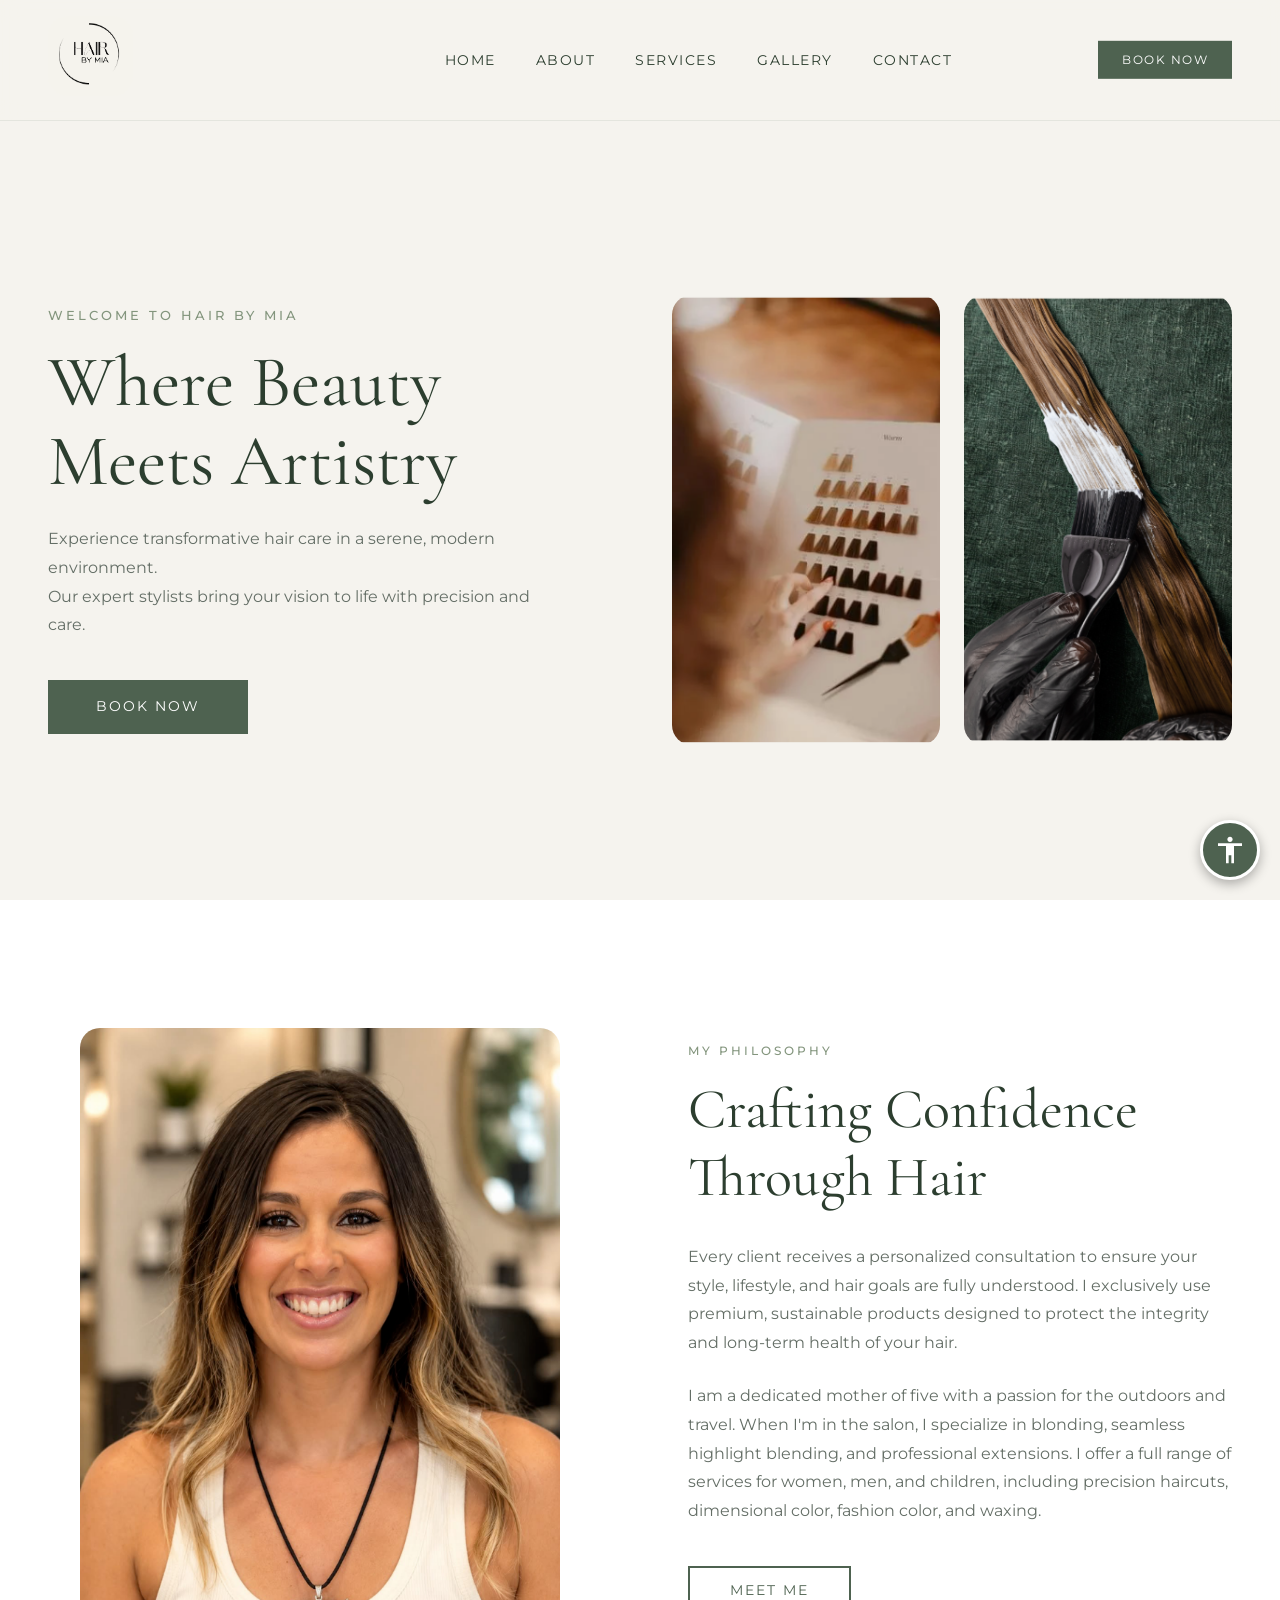
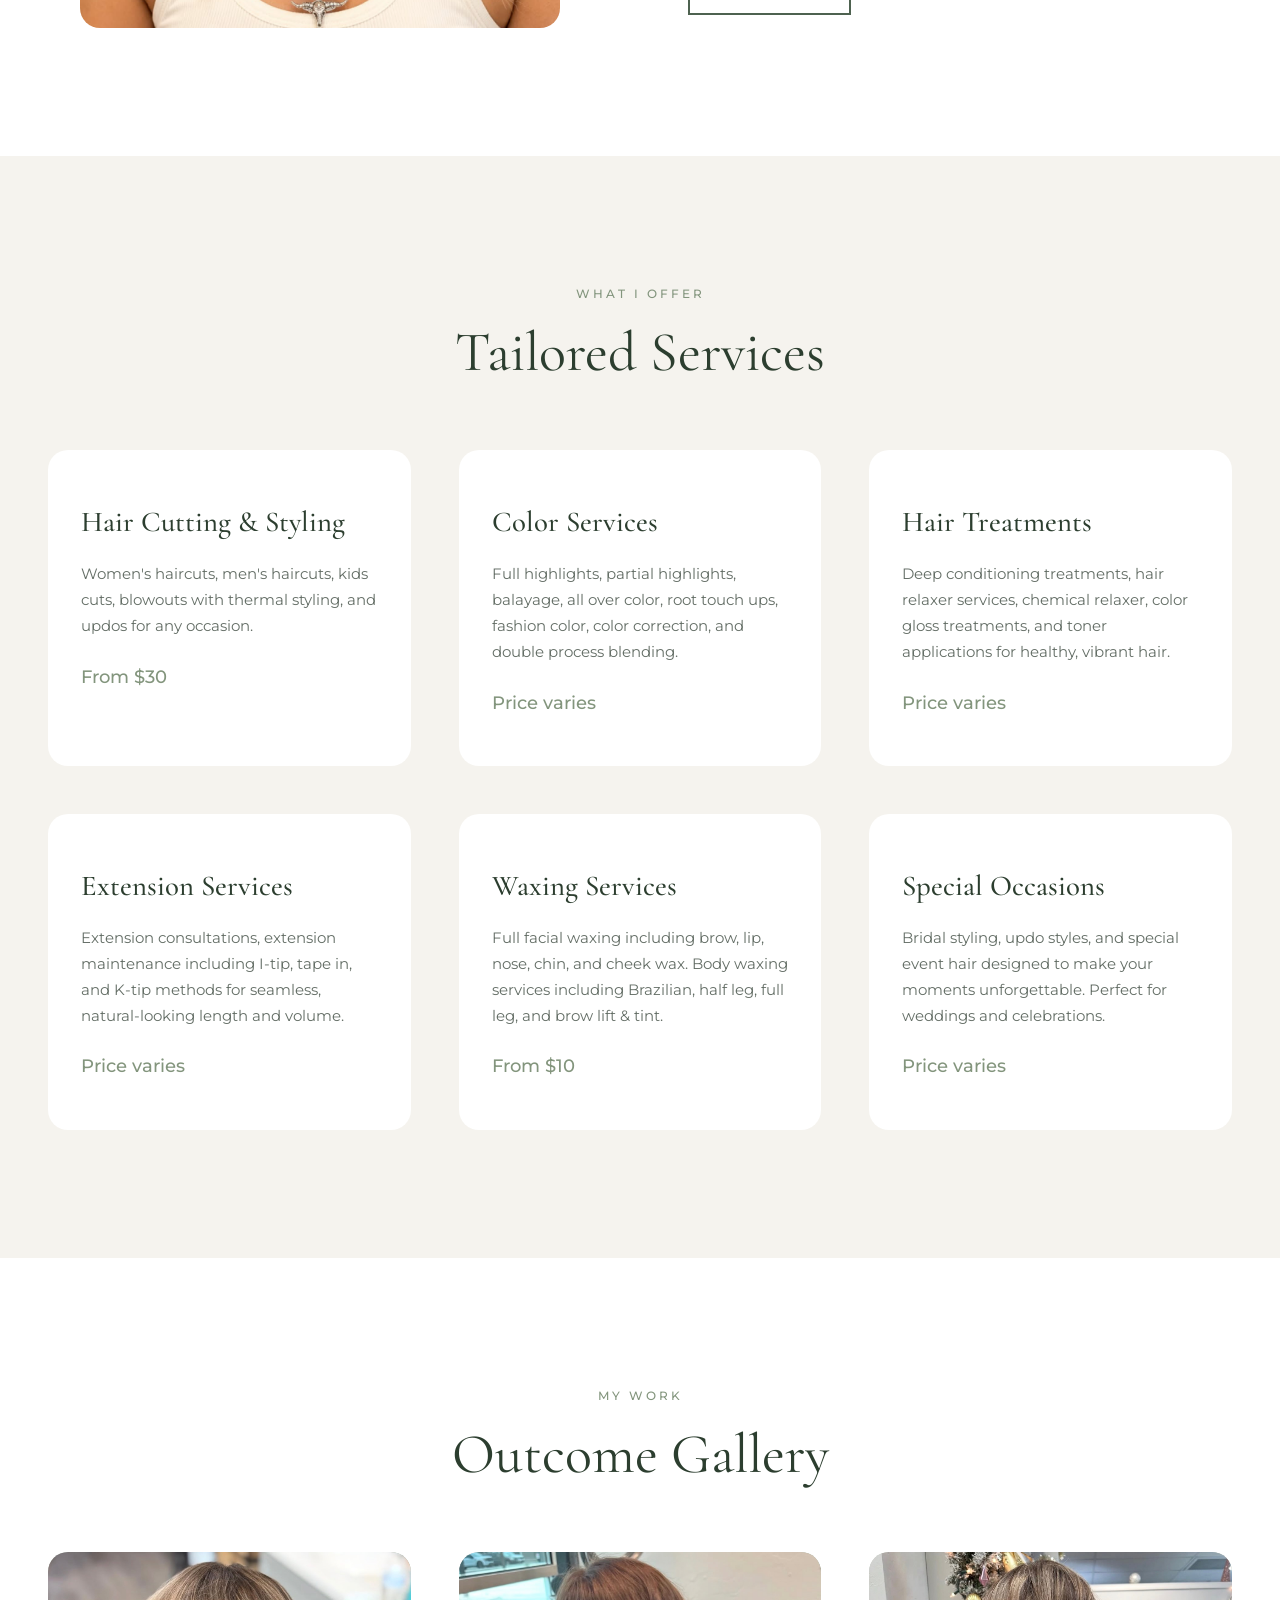
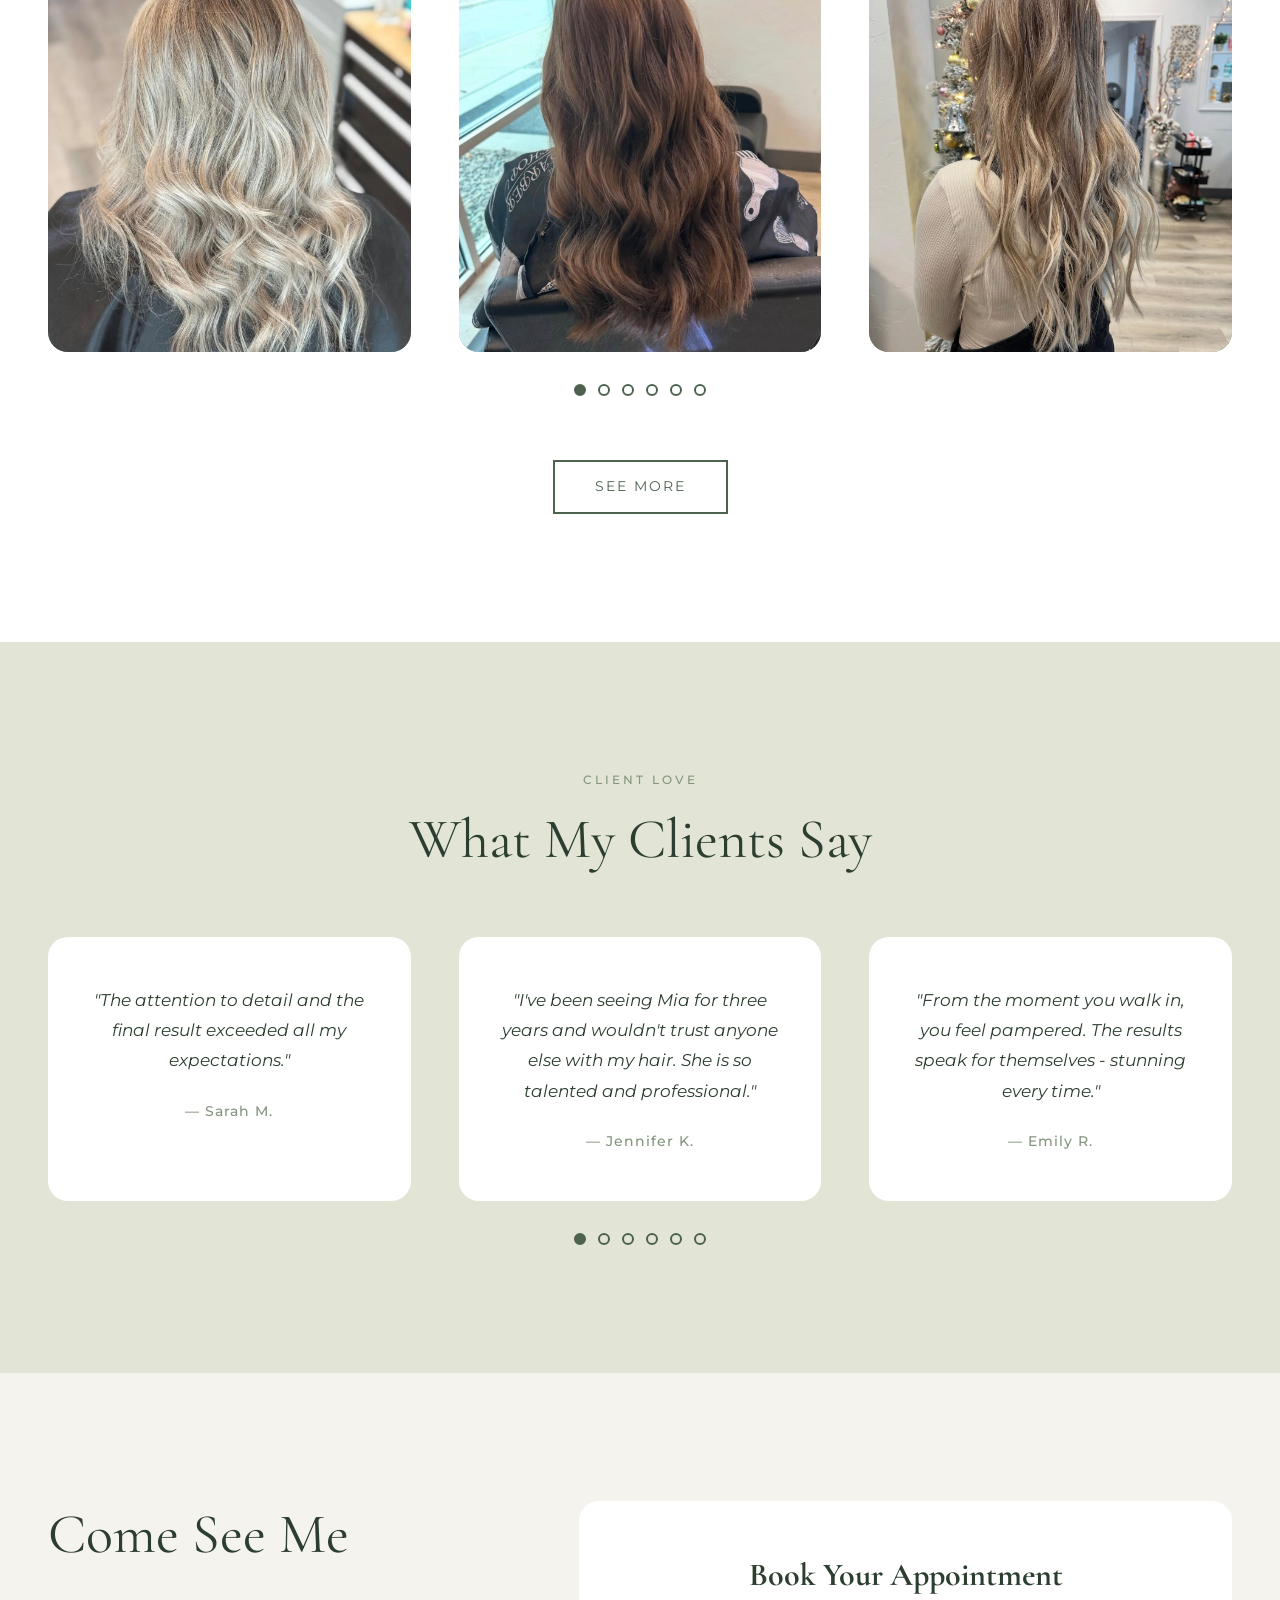
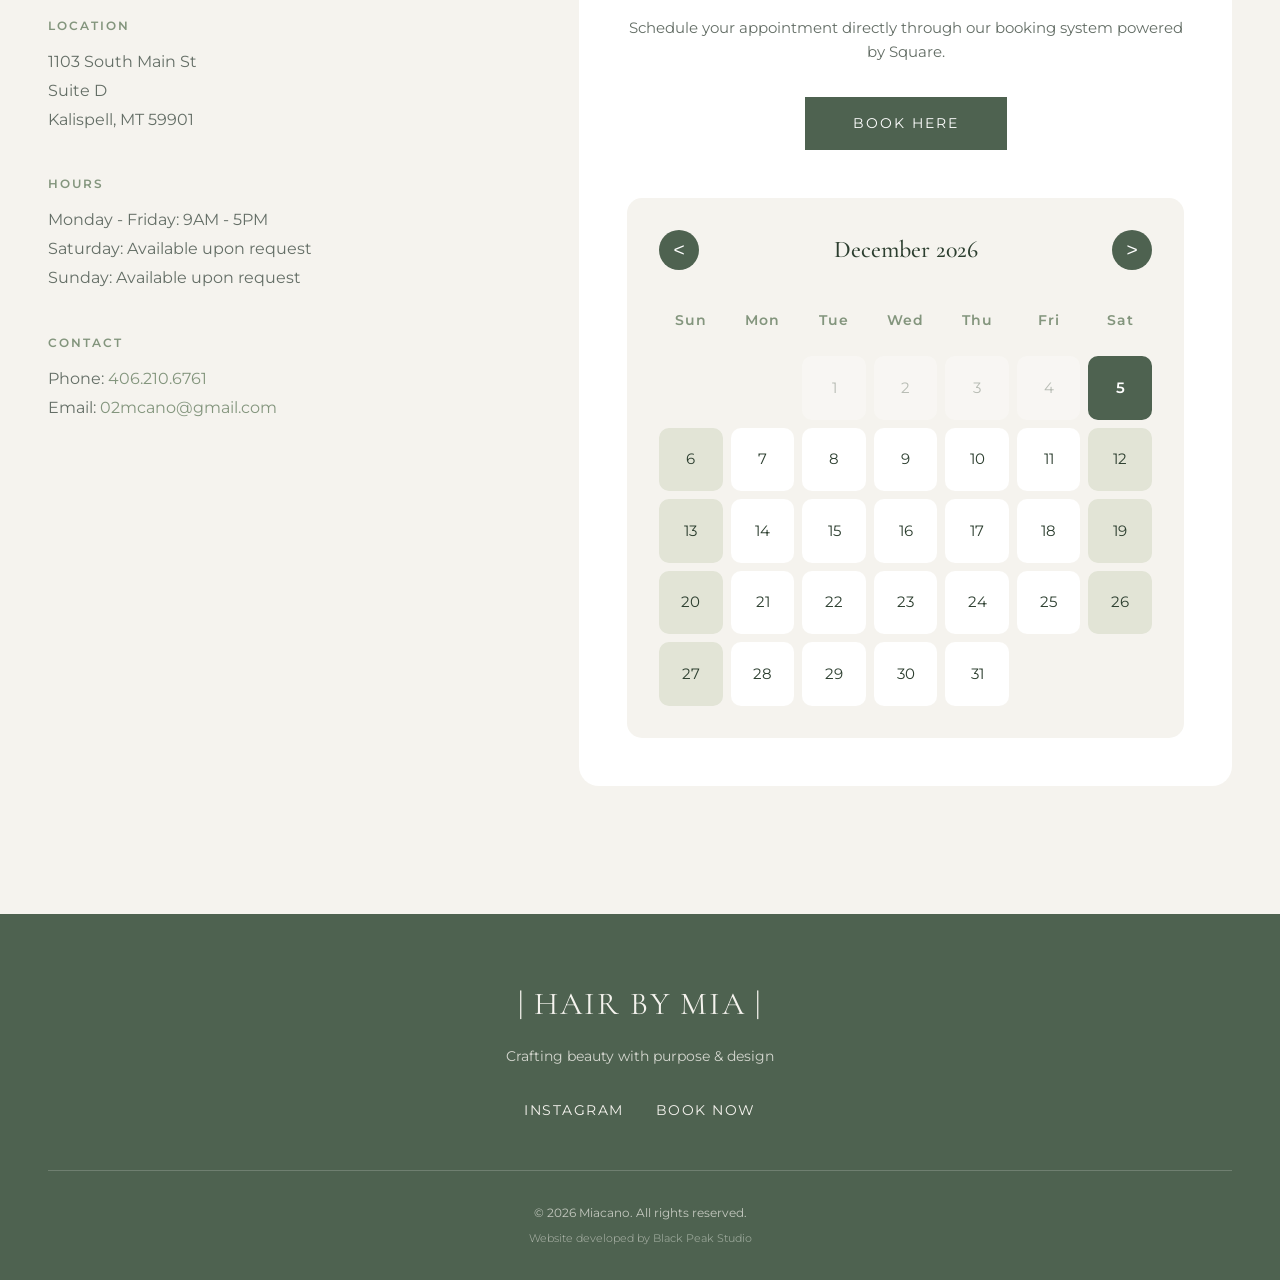
<file: index.html>
<!DOCTYPE html>
<html lang="en">
<head>
    <meta charset="UTF-8">
    <meta name="viewport" content="width=device-width, initial-scale=1.0">
    <meta name="description" content="Hair by Mia - Professional hair styling, coloring, and extension services in Kalispell, MT. Book your appointment today.">
    <title>Hair by Mia | Professional Hair Salon in Kalispell, MT</title>
    <link rel="stylesheet" href="style.css">
    <link rel="stylesheet" href="accessibility-widget.css">
    <link rel="icon" type="image/png" href="./favicon.jpeg">
    <link rel="preconnect" href="https://fonts.googleapis.com">
    <link rel="preconnect" href="https://fonts.gstatic.com" crossorigin>
    <link href="https://fonts.googleapis.com/css2?family=Cormorant+Garamond:wght@300;400;500;600&family=Montserrat:wght@300;400;500&display=swap" rel="stylesheet">
</head>
<body>
    <!-- Accessibility Widget Button -->
    <button id="accessibility-widget-btn" 
            class="accessibility-widget-button" 
            aria-label="Open accessibility options"
            title="Accessibility Options">
        <svg xmlns="http://www.w3.org/2000/svg" viewBox="0 0 24 24" fill="currentColor" aria-hidden="true">
            <path d="M12 2C10.9 2 10 2.9 10 4C10 5.1 10.9 6 12 6C13.1 6 14 5.1 14 4C14 2.9 13.1 2 12 2ZM21 9H15V22H13V16H11V22H9V9H3V7H21V9Z"/>
        </svg>
    </button>

    <!-- Accessibility Widget Panel -->
    <div id="accessibility-widget-panel" 
         class="accessibility-widget-panel" 
         role="dialog" 
         aria-labelledby="widget-title"
         aria-modal="true"
         hidden>
        <div class="widget-header">
            <h2 id="widget-title">Accessibility Options</h2>
            <button class="widget-close" 
                    aria-label="Close accessibility options"
                    id="widget-close-btn">
                <svg xmlns="http://www.w3.org/2000/svg" viewBox="0 0 24 24" fill="currentColor" aria-hidden="true">
                    <path d="M19 6.41L17.59 5 12 10.59 6.41 5 5 6.41 10.59 12 5 17.59 6.41 19 12 13.41 17.59 19 19 17.59 13.41 12z"/>
                </svg>
            </button>
        </div>

        <div class="widget-content">
            <h3 class="widget-section-title">Content</h3>
            
            <div class="widget-options-grid">
                <button class="widget-option" data-feature="bigger-text" aria-pressed="false">
                    <svg class="widget-icon" viewBox="0 0 24 24" fill="currentColor" aria-hidden="true">
                        <path d="M9 4v3h5v12h3V7h5V4H9zm-6 8h3v7h3v-7h3V9H3v3z"/>
                    </svg>
                    <span>Bigger Text</span>
                </button>

                <button class="widget-option" data-feature="bigger-cursor" aria-pressed="false">
                    <svg class="widget-icon" viewBox="0 0 24 24" fill="currentColor" aria-hidden="true">
                        <path d="M7.8 2.6l9.7 16.9l-3.3 1.9l-2.7-4.7l-4.2 4.2l-1.4-1.4l4.2-4.2l-4.7-2.7z"/>
                    </svg>
                    <span>Bigger Cursor</span>
                </button>

                <button class="widget-option" data-feature="tooltips" aria-pressed="false">
                    <svg class="widget-icon" viewBox="0 0 24 24" fill="currentColor" aria-hidden="true">
                        <path d="M11 17h2v-6h-2v6zm1-15C6.48 2 2 6.48 2 12s4.48 10 10 10 10-4.48 10-10S17.52 2 12 2zm0 18c-4.41 0-8-3.59-8-8s3.59-8 8-8 8 3.59 8 8-3.59 8-8 8zM11 9h2V7h-2v2z"/>
                    </svg>
                    <span>Tooltips</span>
                </button>

                <button class="widget-option" data-feature="line-height" aria-pressed="false">
                    <svg class="widget-icon" viewBox="0 0 24 24" fill="currentColor" aria-hidden="true">
                        <path d="M10 19h4V5h-4v14zm-6-2h16v-2H4v2zm0-6h16V9H4v2z"/>
                    </svg>
                    <span>Line Height</span>
                </button>

                <button class="widget-option" data-feature="hide-images" aria-pressed="false">
                    <svg class="widget-icon" viewBox="0 0 24 24" fill="currentColor" aria-hidden="true">
                        <path d="M21 5v6.59l-3-3.01-4 4.01-4-4-4 4-3-3.01V5c0-1.1.9-2 2-2h14c1.1 0 2 .9 2 2zm-3 6.42l3 3.01V19c0 1.1-.9 2-2 2H5c-1.1 0-2-.9-2-2v-6.58l3 2.99 4-4 4 4 4-3.99z"/>
                    </svg>
                    <span>Hide Images</span>
                </button>

                <button class="widget-option" data-feature="readable-fonts" aria-pressed="false">
                    <svg class="widget-icon" viewBox="0 0 24 24" fill="currentColor" aria-hidden="true">
                        <path d="M9.93 13.5h4.14L12 7.98zM20 2H4c-1.1 0-2 .9-2 2v16c0 1.1.9 2 2 2h16c1.1 0 2-.9 2-2V4c0-1.1-.9-2-2-2zm-4.05 16.5l-1.14-3H9.17l-1.12 3H5.96l5.11-13h1.86l5.11 13h-2.09z"/>
                    </svg>
                    <span>Readable Fonts</span>
                </button>

                <button class="widget-option" data-feature="dyslexic-font" aria-pressed="false">
                    <svg class="widget-icon" viewBox="0 0 24 24" fill="currentColor" aria-hidden="true">
                        <path d="M5 4v3h5.5v12h3V7H19V4H5z"/>
                    </svg>
                    <span>Dyslexic Font</span>
                </button>

                <button class="widget-option" data-feature="high-contrast" aria-pressed="false">
                    <svg class="widget-icon" viewBox="0 0 24 24" fill="currentColor" aria-hidden="true">
                        <path d="M12 2C6.48 2 2 6.48 2 12s4.48 10 10 10 10-4.48 10-10S17.52 2 12 2zm0 18c-4.41 0-8-3.59-8-8s3.59-8 8-8 8 3.59 8 8-3.59 8-8 8zm0-14v12c3.31 0 6-2.69 6-6s-2.69-6-6-6z"/>
                    </svg>
                    <span>High Contrast</span>
                </button>

                <button class="widget-option" data-feature="stop-animations" aria-pressed="false">
                    <svg class="widget-icon" viewBox="0 0 24 24" fill="currentColor" aria-hidden="true">
                        <path d="M12 2C6.48 2 2 6.48 2 12s4.48 10 10 10 10-4.48 10-10S17.52 2 12 2zm0 18c-4.41 0-8-3.59-8-8s3.59-8 8-8 8 3.59 8 8-3.59 8-8 8zM8 16h8v-2H8z"/>
                    </svg>
                    <span>Stop Animations</span>
                </button>
            </div>

            <button class="widget-reset" id="widget-reset-btn">
                <svg viewBox="0 0 24 24" fill="currentColor" aria-hidden="true">
                    <path d="M17.65 6.35C16.2 4.9 14.21 4 12 4c-4.42 0-7.99 3.58-7.99 8s3.57 8 7.99 8c3.73 0 6.84-2.55 7.73-6h-2.08c-.82 2.33-3.04 4-5.65 4-3.31 0-6-2.69-6-6s2.69-6 6-6c1.66 0 3.14.69 4.22 1.78L13 11h7V4l-2.35 2.35z"/>
                </svg>
                Reset Settings
            </button>

            <div class="widget-footer">
                <a href="#" class="widget-statement-link">Accessibility Statement</a>
            </div>
        </div>
    </div>

    <a href="#main-content" class="skip-link">Skip to main content</a>

    <nav class="navbar" role="navigation" aria-label="Main navigation">
        <div class="nav-container">
            <a href="#home" aria-label="Hair by Mia home">
                <img src="./assets/miahiar.jpeg" alt="Hair By Mia Logo" class="logo-image">
            </a>
            
            <button class="hamburger-menu" 
                    id="hamburger-btn" 
                    aria-label="Toggle navigation menu"
                    aria-expanded="false"
                    aria-controls="mobile-nav">
                <span class="hamburger-line"></span>
                <span class="hamburger-line"></span>
                <span class="hamburger-line"></span>
            </button>
            
            <div class="nav-content" id="mobile-nav">
                <ul class="nav-menu" role="menubar">
                    <li role="none"><a href="#home" role="menuitem">HOME</a></li>
                    <li role="none"><a href="#about" role="menuitem">ABOUT</a></li>
                    <li role="none"><a href="#services" role="menuitem">SERVICES</a></li>
                    <li role="none"><a href="#gallery" role="menuitem">GALLERY</a></li>
                    <li role="none"><a href="#contact" role="menuitem">CONTACT</a></li>
                </ul>
                <a href="https://mia-cano-appointment-scheduling.square.site" 
                target="_blank" 
                rel="noopener noreferrer" 
                class="book-btn mobile-book-btn" 
                aria-label="Book appointment on Square">BOOK NOW</a>
            </div>
            
            <a href="https://mia-cano-appointment-scheduling.square.site" 
            target="_blank" 
            rel="noopener noreferrer" 
            class="book-btn desktop-book-btn" 
            aria-label="Book appointment on Square">BOOK NOW</a>
        </div>
    </nav>
    
    <main id="main-content">
        <section class="hero" id="home" aria-labelledby="hero-title">
            <div class="hero-content">
                <p class="hero-subtitle">WELCOME TO HAIR BY MIA</p>
                <h1 class="hero-title" id="hero-title">Where Beauty<br>Meets Artistry</h1>
                <p class="hero-description">
                    Experience transformative hair care in a serene, modern environment.<br>
                    Our expert stylists bring your vision to life with precision and care.
                </p>
                <a href="https://mia-cano-appointment-scheduling.square.site" target="_blank" rel="noopener noreferrer" class="cta-button" aria-label="Book your appointment now">BOOK NOW</a>
            </div>
            <div class="hero-image" role="img" aria-label="Hair styling showcase images">
                <img src="./assets/pic1.jpeg" alt="Professional hair styling example showing elegant cut and color">
                <img src="./assets/brush.jpeg" alt="Professional hair styling tools and equipment">
            </div>
        </section>

        <section class="about-section" id="about" aria-labelledby="about-title">
            <div class="about-container">
                <div class="about-image">
                    <img src="./assets/Mia.jpeg" alt="Mia, professional hair stylist and salon owner">
                </div>
                <div class="about-content">
                    <p class="section-label">MY PHILOSOPHY</p>
                    <h2 class="section-title" id="about-title">Crafting Confidence<br>Through Hair</h2>
                    <p class="about-text">
                        Every client receives a personalized consultation to ensure your style, lifestyle, and hair goals are fully understood. I exclusively use premium, sustainable products designed to protect the integrity and long-term health of your hair.
                    </p>
                    <p class="about-text">
                        I am a dedicated mother of five with a passion for the outdoors and travel. When I'm in the salon, I specialize in blonding, seamless highlight blending, and professional extensions. I offer a full range of services for women, men, and children, including precision haircuts, dimensional color, fashion color, and waxing.
                    </p>
                    <button class="secondary-btn" aria-label="Learn more about Mia">MEET ME</button>
                </div>
            </div>
        </section>

        <section class="services-section" id="services" aria-labelledby="services-title">
            <div class="services-header">
                <p class="section-label">WHAT I OFFER</p>
                <h2 class="section-title" id="services-title">Tailored Services</h2>
            </div>
            <div class="services-grid">
                <article class="service-card">
                    <a href="https://mia-cano-appointment-scheduling.square.site" target="_blank" rel="noopener noreferrer" aria-label="Book hair cutting and styling services, starting from $30">
                        <h3>Hair Cutting & Styling</h3>
                        <p>Women's haircuts, men's haircuts, kids cuts, blowouts with thermal styling, and updos for any occasion.</p>
                        <span class="service-price">From $30</span>
                    </a>
                </article>
                <article class="service-card">
                    <a href="https://mia-cano-appointment-scheduling.square.site" target="_blank" rel="noopener noreferrer" aria-label="Book color services, pricing varies">
                        <h3>Color Services</h3>
                        <p>Full highlights, partial highlights, balayage, all over color, root touch ups, fashion color, color correction, and double process blending.</p>
                        <span class="service-price">Price varies</span>
                    </a>
                </article>
                <article class="service-card">
                    <a href="https://mia-cano-appointment-scheduling.square.site" target="_blank" rel="noopener noreferrer" aria-label="Book hair treatment services, pricing varies">
                        <h3>Hair Treatments</h3>
                        <p>Deep conditioning treatments, hair relaxer services, chemical relaxer, color gloss treatments, and toner applications for healthy, vibrant hair.</p>
                        <span class="service-price">Price varies</span>
                    </a>
                </article>
                <article class="service-card">
                    <a href="https://mia-cano-appointment-scheduling.square.site" target="_blank" rel="noopener noreferrer" aria-label="Book extension services, pricing varies">
                        <h3>Extension Services</h3>
                        <p>Extension consultations, extension maintenance including I-tip, tape in, and K-tip methods for seamless, natural-looking length and volume.</p>
                        <span class="service-price">Price varies</span>
                    </a>
                </article>
                <article class="service-card">
                    <a href="https://mia-cano-appointment-scheduling.square.site" target="_blank" rel="noopener noreferrer" aria-label="Book waxing services, starting from $10">
                        <h3>Waxing Services</h3>
                        <p>Full facial waxing including brow, lip, nose, chin, and cheek wax. Body waxing services including Brazilian, half leg, full leg, and brow lift & tint.</p>
                        <span class="service-price">From $10</span>
                    </a>
                </article>
                <article class="service-card">
                    <a href="https://mia-cano-appointment-scheduling.square.site" target="_blank" rel="noopener noreferrer" aria-label="Book special occasion styling, pricing varies">
                        <h3>Special Occasions</h3>
                        <p>Bridal styling, updo styles, and special event hair designed to make your moments unforgettable. Perfect for weddings and celebrations.</p>
                        <span class="service-price">Price varies</span>
                    </a>
                </article>
            </div>
        </section>

        <section class="gallery-section" id="gallery" aria-labelledby="gallery-title">
            <div class="gallery-header">
                <p class="section-label">MY WORK</p>
                <h2 class="section-title" id="gallery-title">Outcome Gallery</h2>
            </div>
            <div class="gallery-container" role="region" aria-label="Image gallery carousel" aria-live="polite">
                <div class="gallery-track" id="gallery-track">
                    <div class="gallery-item">
                        <img src="./assets/1.jpeg" alt="Before and after hair styling transformation">
                    </div>
                    <div class="gallery-item">
                        <img src="./assets/2.jpeg" alt="Professional hair color work example">
                    </div>
                    <div class="gallery-item">
                        <img src="./assets/3.jpeg" alt="Hair treatment results showing healthy shine">
                    </div>
                    <div class="gallery-item">
                        <img src="./assets/4.jpeg" alt="Extension work showing natural blend and volume">
                    </div>
                    <div class="gallery-item">
                        <img src="./assets/5.jpeg" alt="Special occasion updo styling">
                    </div>
                    <div class="gallery-item">
                        <img src="./assets/6.jpeg" alt="Complete hair transformation example">
                    </div>
                    <div class="gallery-item">
                        <img src="./assets/7.jpeg" alt="Complete hair transformation example">
                    </div>
                </div>
                <div class="gallery-indicators" role="tablist" aria-label="Gallery slide indicators">
                    <button role="tab" aria-label="Go to slide 1" aria-selected="true" data-slide="0"></button>
                    <button role="tab" aria-label="Go to slide 2" aria-selected="false" data-slide="1"></button>
                    <button role="tab" aria-label="Go to slide 3" aria-selected="false" data-slide="2"></button>
                    <button role="tab" aria-label="Go to slide 4" aria-selected="false" data-slide="3"></button>
                    <button role="tab" aria-label="Go to slide 5" aria-selected="false" data-slide="4"></button>
                    <button role="tab" aria-label="Go to slide 6" aria-selected="false" data-slide="5"></button>
                </div>
            </div>
            <div class="gallery-more">
                <a href="gallery.html" class="secondary-btn" aria-label="See more of Mia's client work">SEE MORE</a>
            </div>
        </section>

        <section class="testimonials-section" aria-labelledby="testimonials-title">
            <div class="testimonials-container">
                <p class="section-label">CLIENT LOVE</p>
                <h2 class="section-title" id="testimonials-title">What My Clients Say</h2>
                <div class="testimonials-carousel" role="region" aria-label="Client testimonials carousel" aria-live="polite">
                    <div class="testimonials-track" id="testimonials-track">
                        <article class="testimonial-card">
                            <blockquote>
                                <p class="testimonial-text">"The attention to detail and the final result exceeded all my expectations."</p>
                                <footer class="testimonial-author">— Sarah M.</footer>
                            </blockquote>
                        </article>
                        <article class="testimonial-card">
                            <blockquote>
                                <p class="testimonial-text">"I've been seeing Mia for three years and wouldn't trust anyone else with my hair. She is so talented and professional."</p>
                                <footer class="testimonial-author">— Jennifer K.</footer>
                            </blockquote>
                        </article>
                        <article class="testimonial-card">
                            <blockquote>
                                <p class="testimonial-text">"From the moment you walk in, you feel pampered. The results speak for themselves - stunning every time."</p>
                                <footer class="testimonial-author">— Emily R.</footer>
                            </blockquote>
                        </article>
                        <article class="testimonial-card">
                            <blockquote>
                                <p class="testimonial-text">"Absolutely transformed my hair! The color and cut are exactly what I wanted. Mia is a true artist."</p>
                                <footer class="testimonial-author">— Rachel T.</footer>
                            </blockquote>
                        </article>
                        <article class="testimonial-card">
                            <blockquote>
                                <p class="testimonial-text">"Best salon experience in Kalispell! Professional, friendly, and my hair has never looked better."</p>
                                <footer class="testimonial-author">— Amanda L.</footer>
                            </blockquote>
                        </article>
                        <article class="testimonial-card">
                            <blockquote>
                                <p class="testimonial-text">"I get compliments on my hair every single day. Worth every penny and more. Highly recommend!"</p>
                                <footer class="testimonial-author">— Jessica P.</footer>
                            </blockquote>
                        </article>
                    </div>
                    <div class="testimonials-indicators" role="tablist" aria-label="Testimonial slide indicators">
                        <button role="tab" aria-label="Go to testimonial 1" aria-selected="true" data-slide="0"></button>
                        <button role="tab" aria-label="Go to testimonial 2" aria-selected="false" data-slide="1"></button>
                        <button role="tab" aria-label="Go to testimonial 3" aria-selected="false" data-slide="2"></button>
                        <button role="tab" aria-label="Go to testimonial 4" aria-selected="false" data-slide="3"></button>
                        <button role="tab" aria-label="Go to testimonial 5" aria-selected="false" data-slide="4"></button>
                        <button role="tab" aria-label="Go to testimonial 6" aria-selected="false" data-slide="5"></button>
                    </div>
                </div>
            </div>
        </section>

        <section class="contact-section" id="contact" aria-labelledby="contact-title">
            <div class="contact-container">
                <div class="contact-info">
                    <h2 class="section-title" id="contact-title">Come See Me</h2>
                    <div class="info-block">
                        <h3>LOCATION</h3>
                        <address>
                            1103 South Main St<br>
                            Suite D<br>
                            Kalispell, MT 59901
                        </address>
                    </div>
                    <div class="info-block">
                        <h3>HOURS</h3>
                        <p>Monday - Friday: 9AM - 5PM<br>Saturday: Available upon request<br>Sunday: Available upon request</p>
                    </div>
                    <div class="info-block">
                        <h3>CONTACT</h3>
                        <p>Phone: <a href="tel:4062106761" aria-label="Call 406-210-6761">406.210.6761</a><br>Email: <a href="mailto:02mcano@gmail.com">02mcano@gmail.com</a></p>
                    </div>
                </div>
                <div class="contact-form">
                    <h3>Book Your Appointment</h3>
                    <p class="booking-description">Schedule your appointment directly through our booking system powered by Square.</p>
                    
                    <a href="https://mia-cano-appointment-scheduling.square.site" target="_blank" rel="noopener noreferrer" class="cta-button" aria-label="Book appointment on Square booking system">BOOK HERE</a>
                    
                    <div class="calendar-container" role="application" aria-label="Availability calendar">
                        <div class="calendar-header">
                            <button class="calendar-nav" id="prevMonth" aria-label="Previous month" type="button">
                                <span aria-hidden="true">&lt;</span>
                            </button>
                            <h4 class="calendar-title" id="monthYear" aria-live="polite"></h4>
                            <button class="calendar-nav" id="nextMonth" aria-label="Next month" type="button">
                                <span aria-hidden="true">&gt;</span>
                            </button>
                        </div>
                        <div class="calendar-weekdays" role="row">
                            <div class="weekday" role="columnheader" aria-label="Sunday">Sun</div>
                            <div class="weekday" role="columnheader" aria-label="Monday">Mon</div>
                            <div class="weekday" role="columnheader" aria-label="Tuesday">Tue</div>
                            <div class="weekday" role="columnheader" aria-label="Wednesday">Wed</div>
                            <div class="weekday" role="columnheader" aria-label="Thursday">Thu</div>
                            <div class="weekday" role="columnheader" aria-label="Friday">Fri</div>
                            <div class="weekday" role="columnheader" aria-label="Saturday">Sat</div>
                        </div>
                        <div class="calendar-days" id="calendarDays" role="grid" aria-labelledby="monthYear"></div>
                    </div>
                </div>
            </div>
        </section>
    </main>

    <footer class="footer" role="contentinfo">
        <div class="footer-content">
            <div class="footer-logo" aria-label="Hair by Mia">| HAIR BY MIA |</div>
            <p class="footer-text">Crafting beauty with purpose & design</p>
            <nav class="social-links" aria-label="Social media links">
                <a href="https://www.instagram.com/hair_by_mia02" target="_blank" rel="noopener noreferrer" class="social-link" aria-label="Visit our Instagram page">INSTAGRAM</a>
                <a href="https://mia-cano-appointment-scheduling.square.site" target="_blank" rel="noopener noreferrer" class="social-link" aria-label="Book appointment">BOOK NOW</a>
            </nav>
            <div class="footer-bottom">
                <p class="copyright">© 2026 Miacano. All rights reserved.</p>
                <p class="developer-credit">
                    Website developed by 
                    <a href="https://blackpeakstudio.com" target="_blank" rel="noopener noreferrer">Black Peak Studio</a>
                </p>
            </div>
        </div>
    </footer>

    <script src="script.js"></script>
    <script src="accessibility-widget.js"></script>
</body>
</html>
</file>
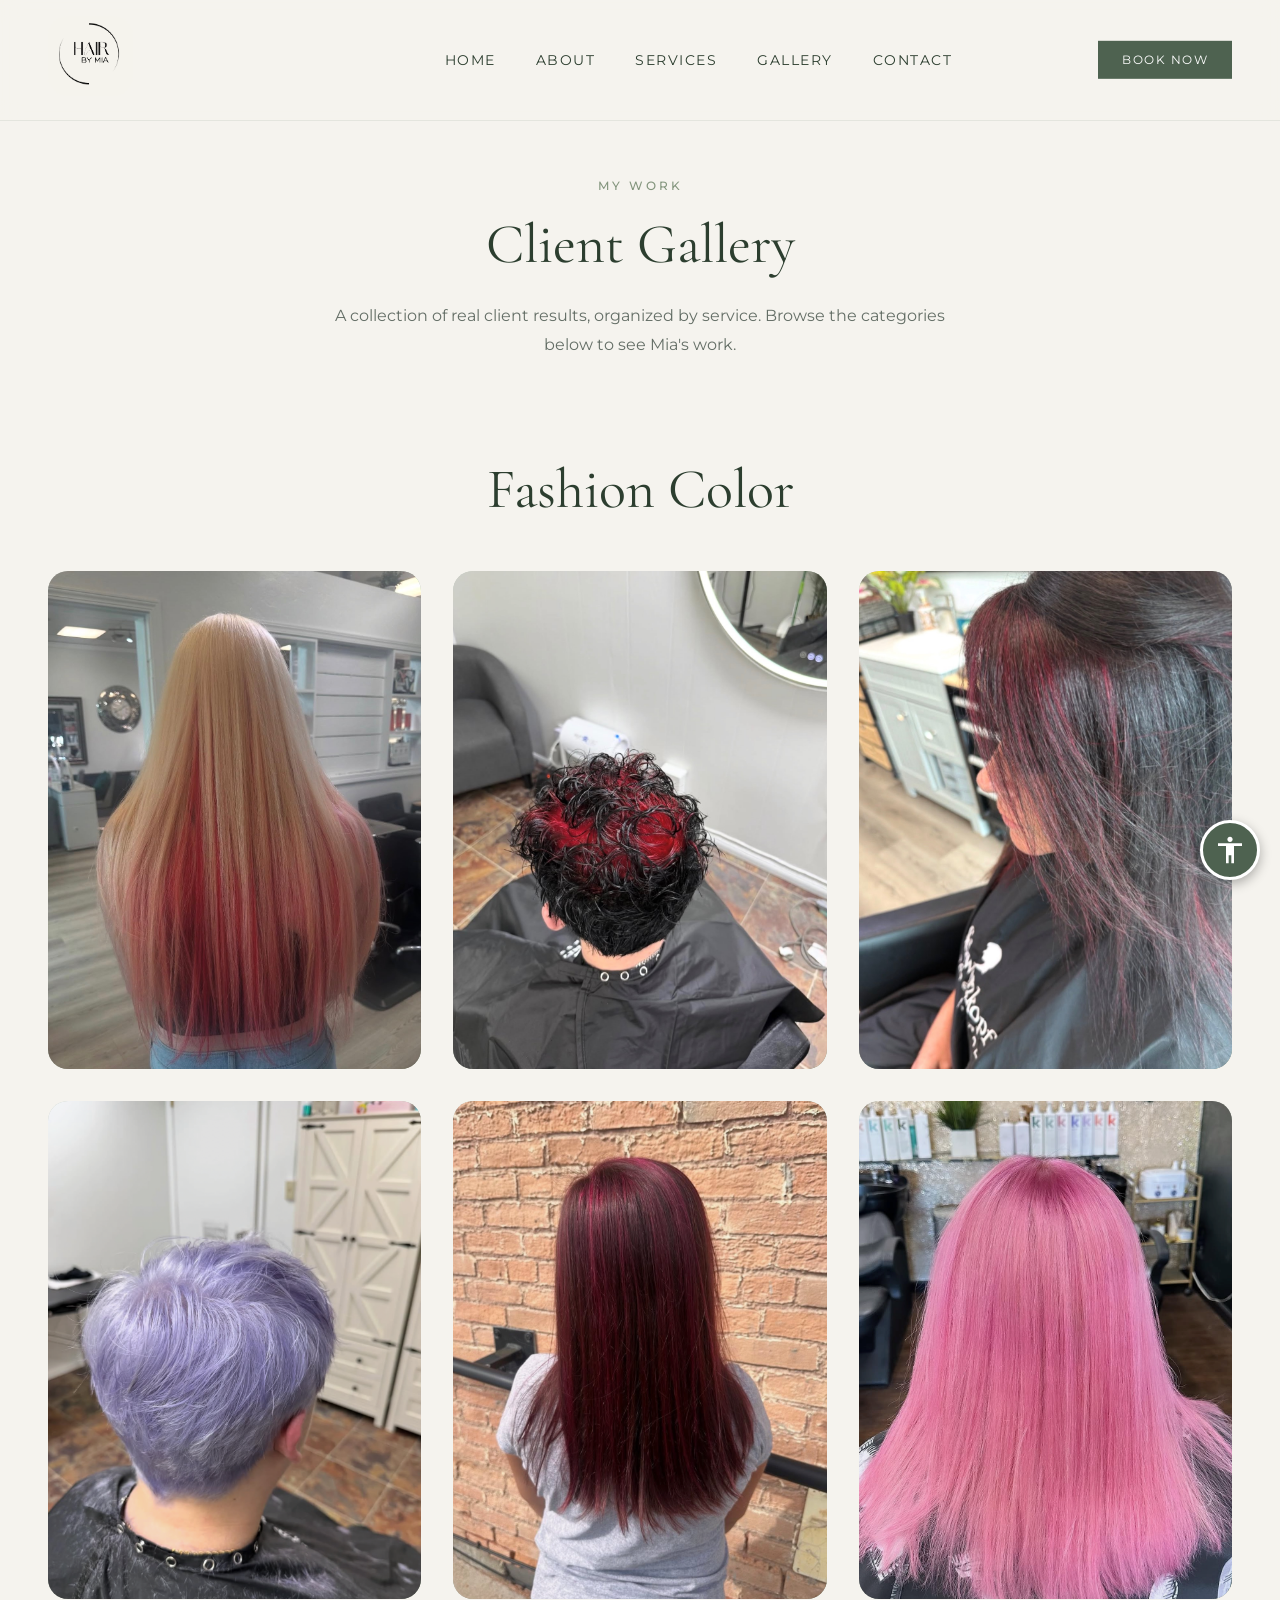
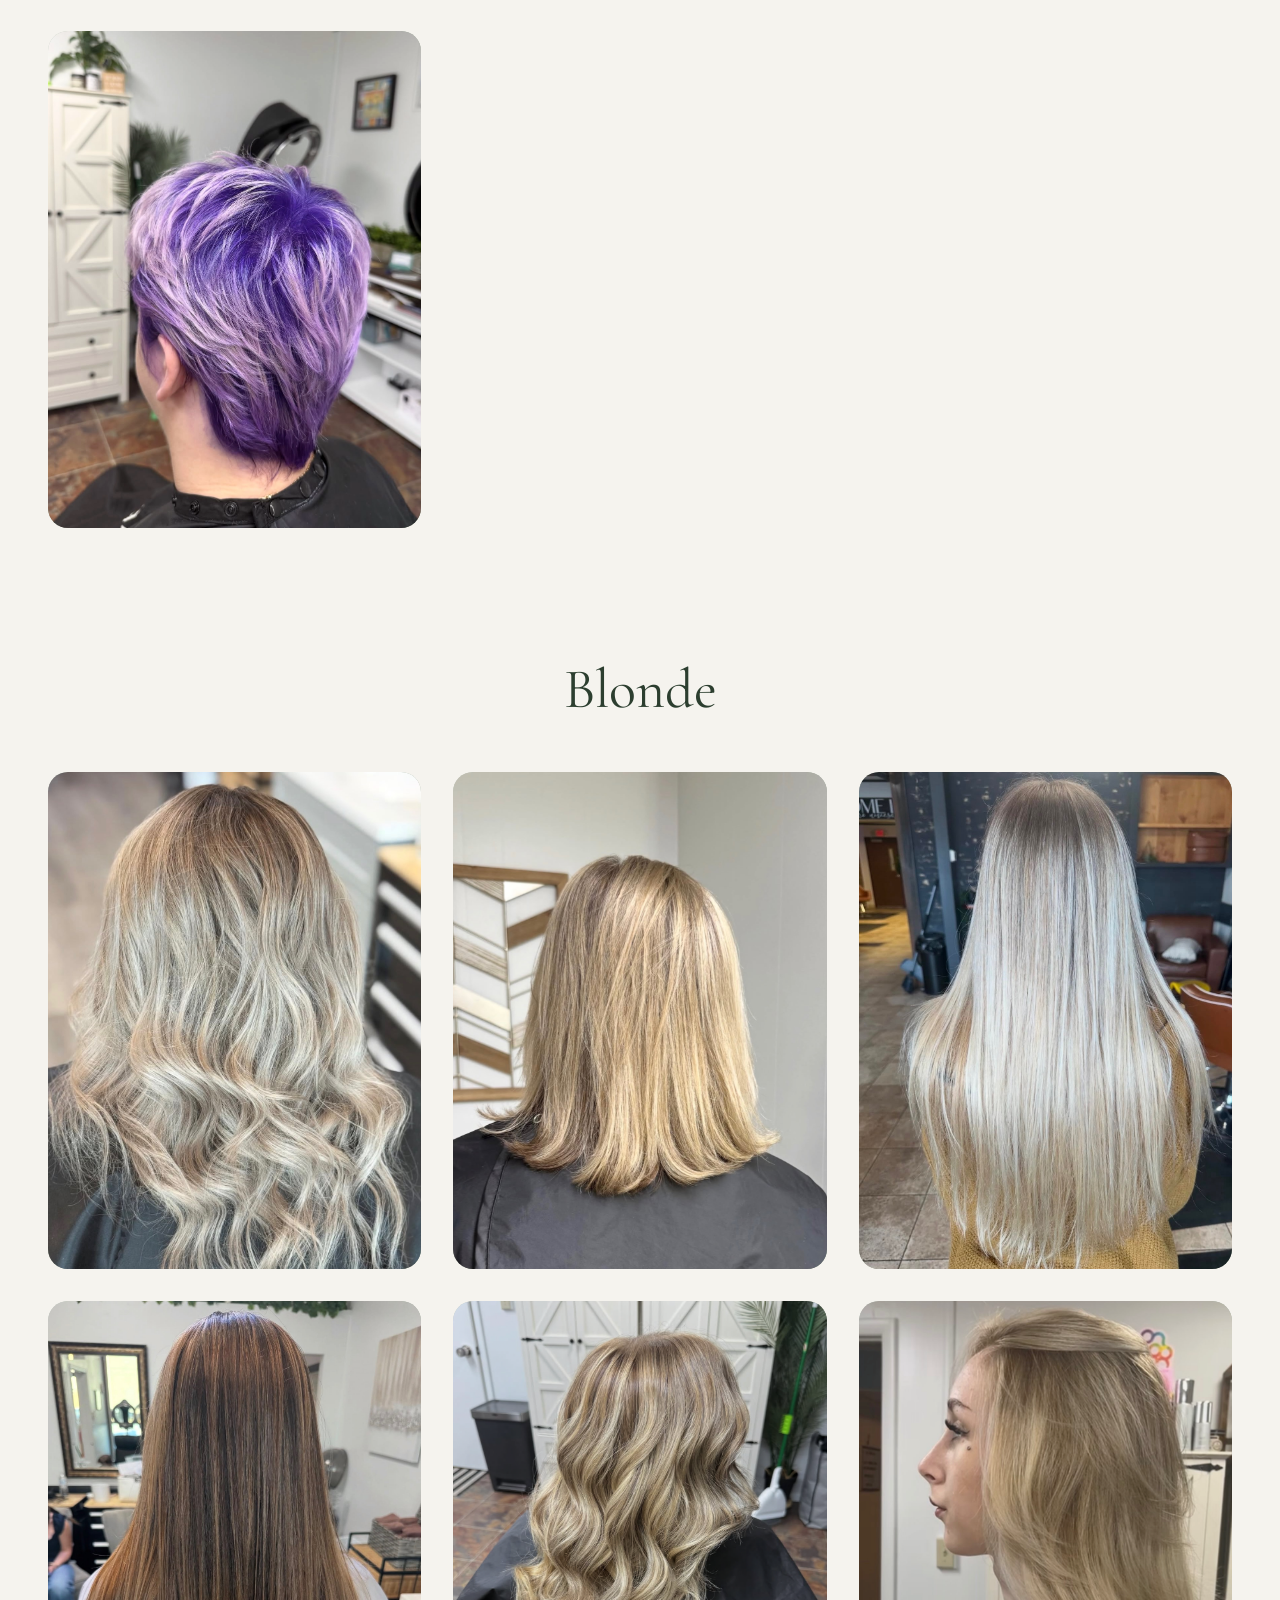
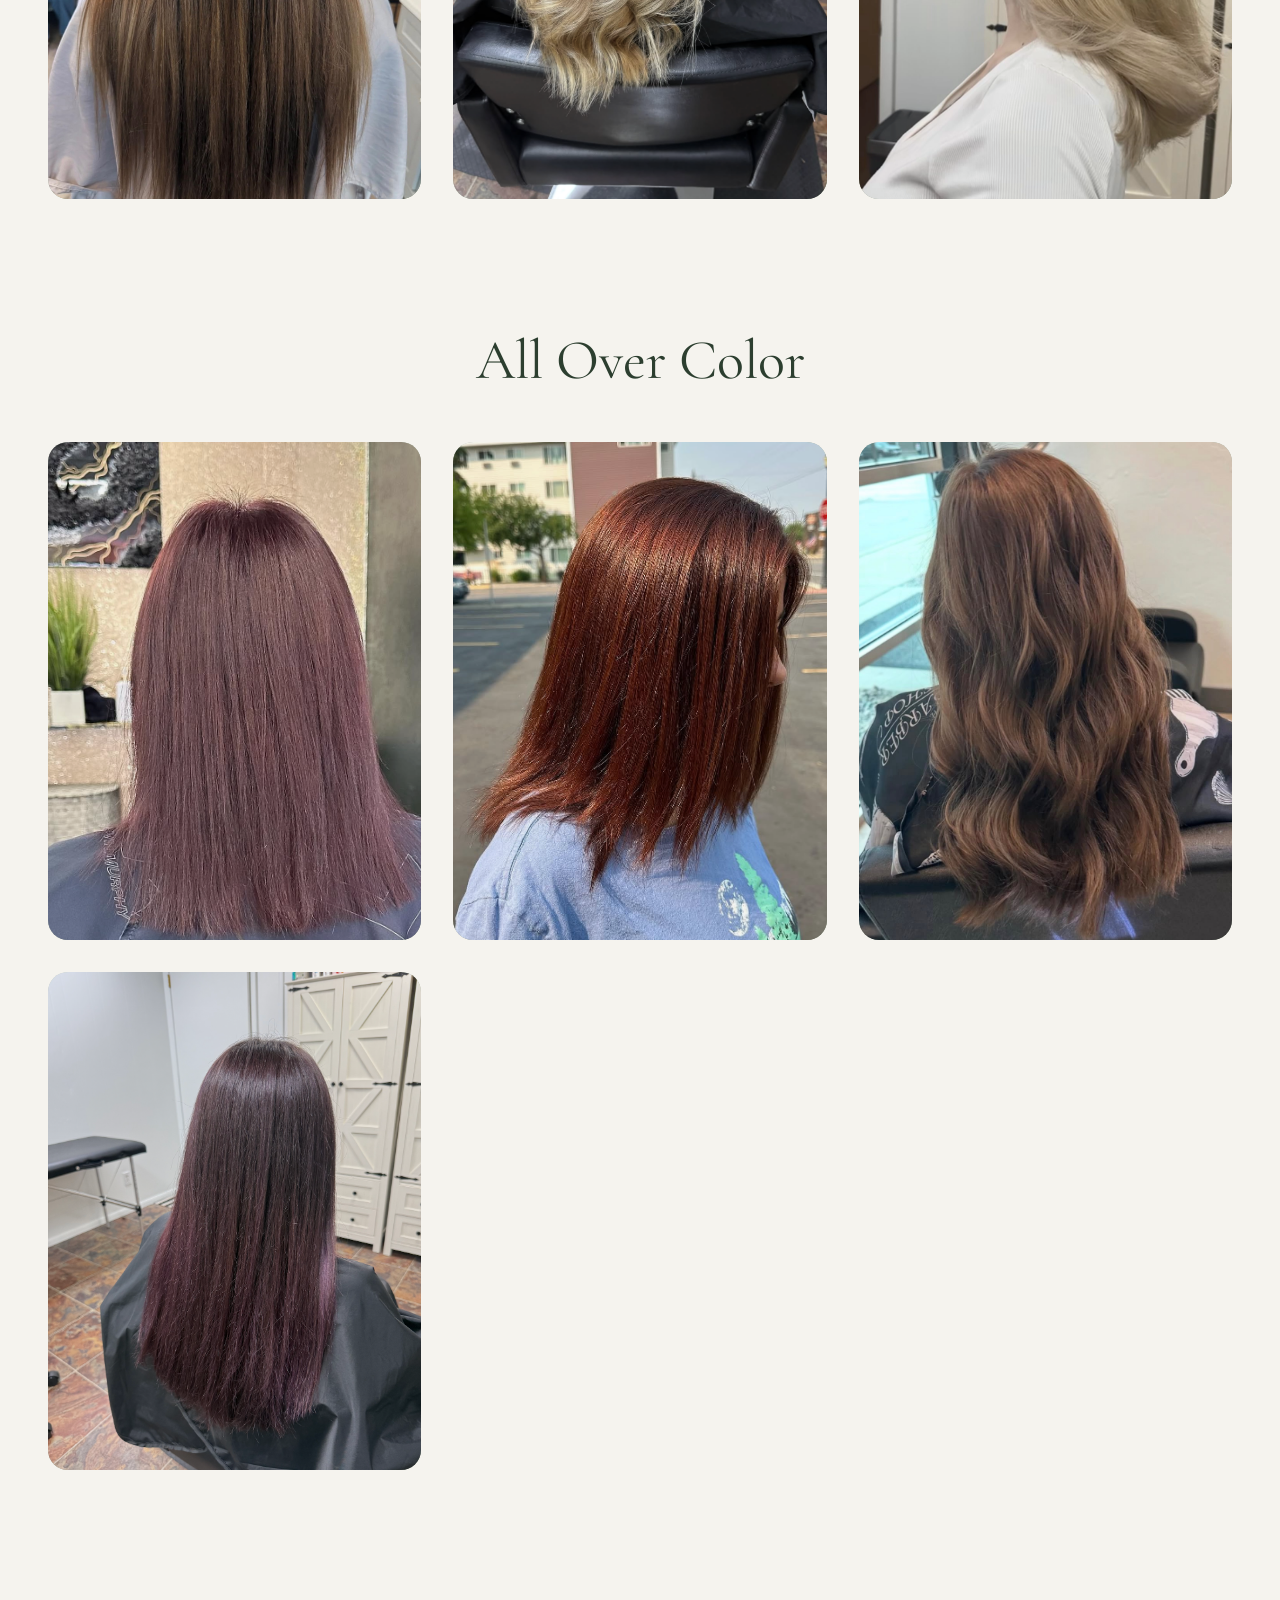
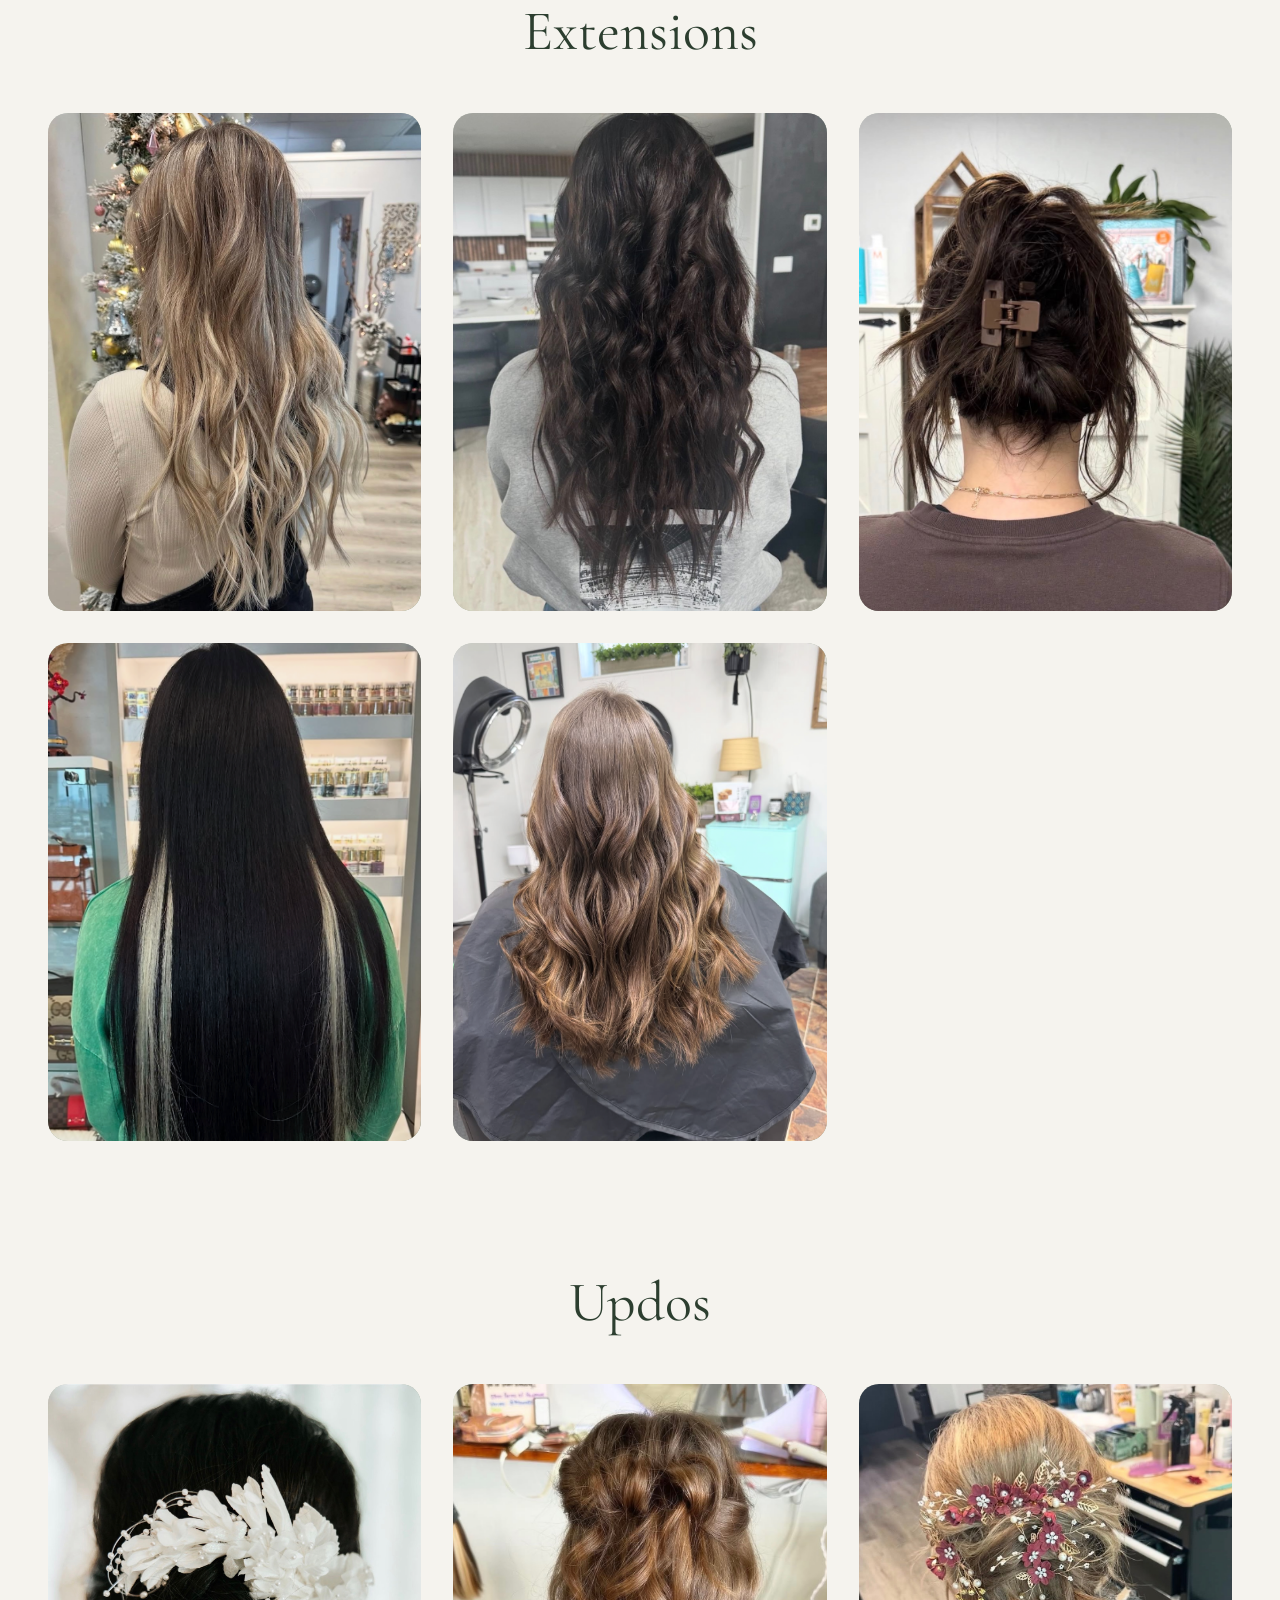
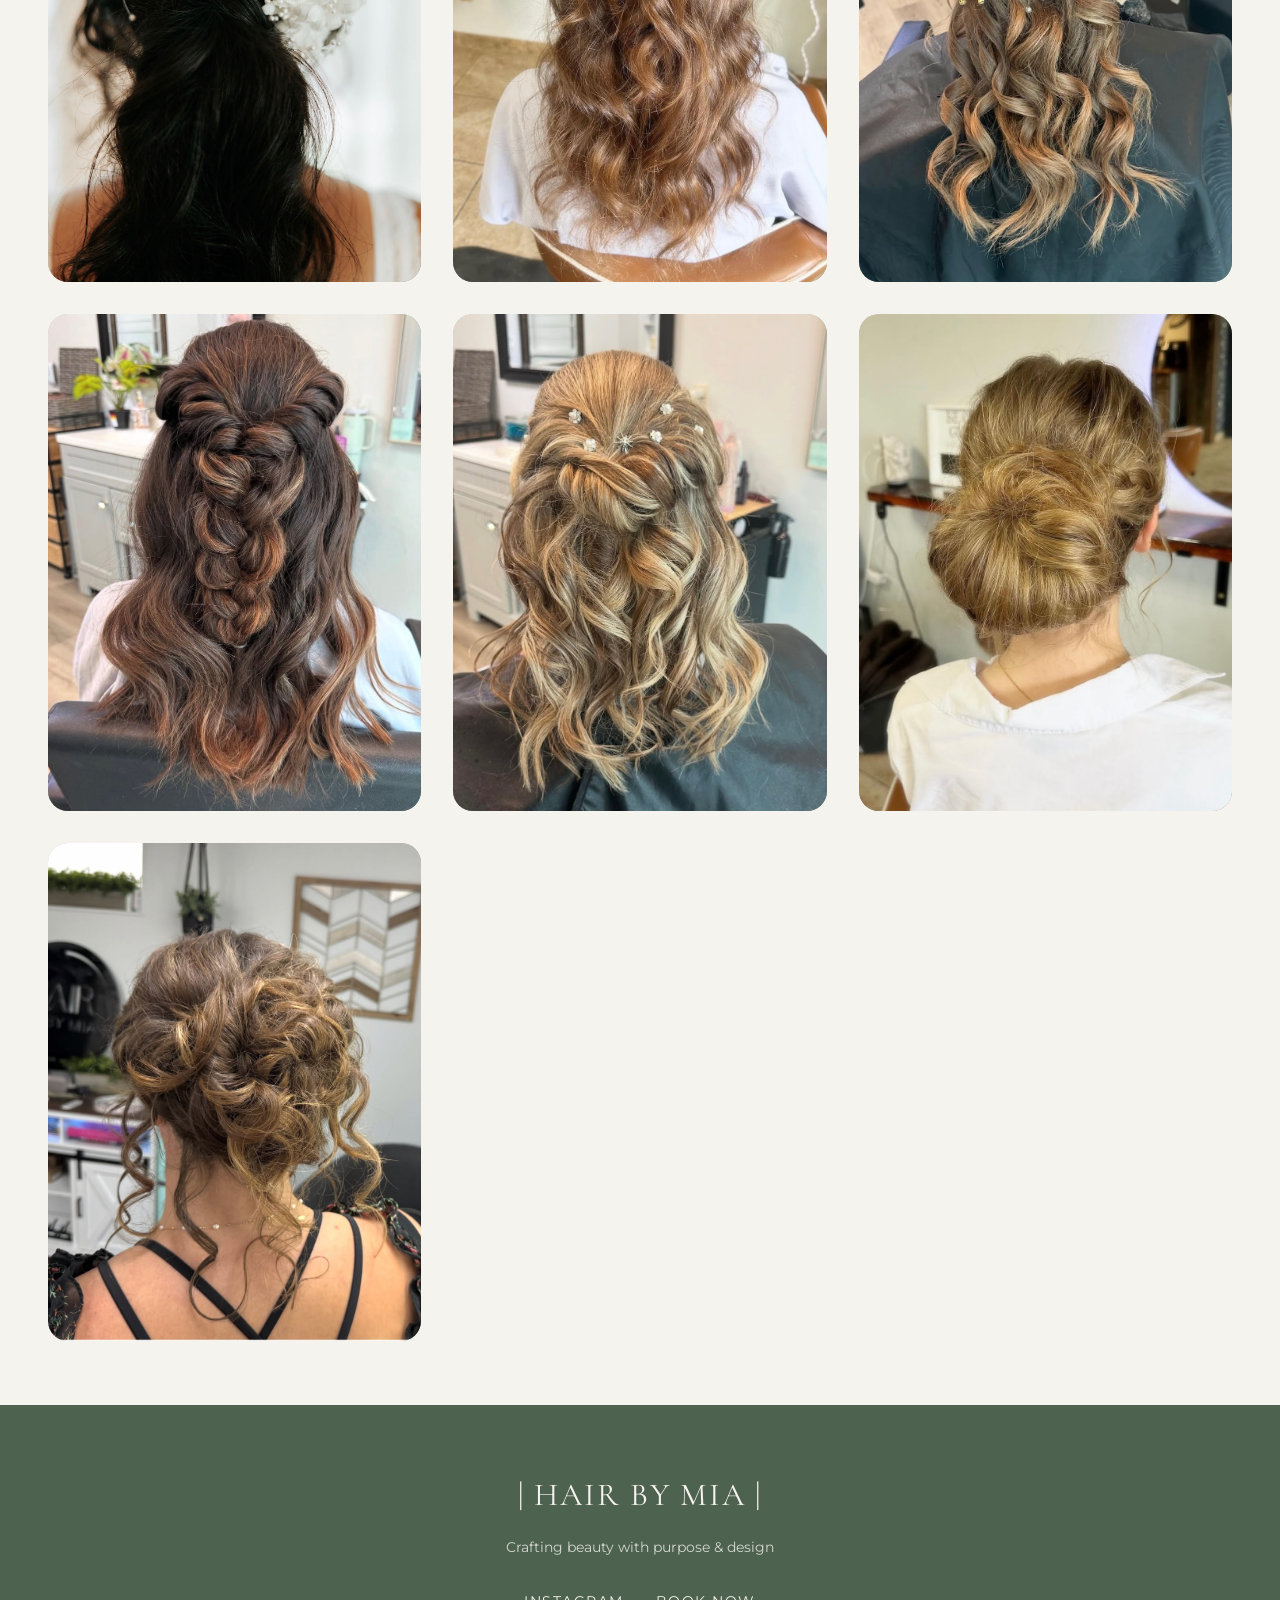
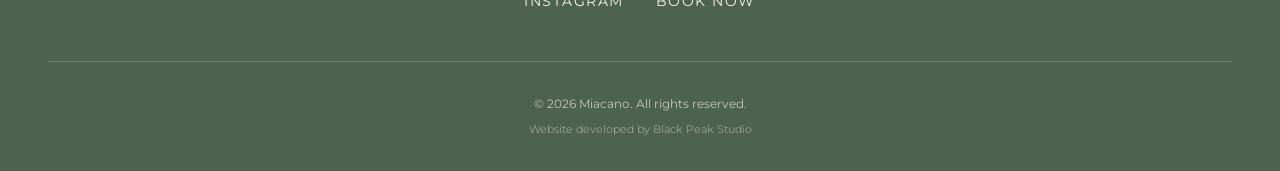
<file: gallery.html>
<!DOCTYPE html>
<html lang="en">
<head>
    <meta charset="UTF-8">
    <meta name="viewport" content="width=device-width, initial-scale=1.0">
    <meta name="description" content="Client gallery for Hair by Mia - browse real client results by category: Fashion Color, Blonde, All Over Color, Extensions, and Updos.">
    <title>Client Gallery | Hair by Mia</title>
    <link rel="stylesheet" href="style.css">
    <link rel="stylesheet" href="accessibility-widget.css">
    <link rel="icon" type="image/png" href="./favicon.jpeg">
    <link rel="preconnect" href="https://fonts.googleapis.com">
    <link rel="preconnect" href="https://fonts.gstatic.com" crossorigin>
    <link href="https://fonts.googleapis.com/css2?family=Cormorant+Garamond:wght@300;400;500;600&family=Montserrat:wght@300;400;500&display=swap" rel="stylesheet">
</head>
<body>
    <!-- Accessibility Widget Button -->
    <button id="accessibility-widget-btn" 
            class="accessibility-widget-button" 
            aria-label="Open accessibility options"
            title="Accessibility Options">
        <svg xmlns="http://www.w3.org/2000/svg" viewBox="0 0 24 24" fill="currentColor" aria-hidden="true">
            <path d="M12 2C10.9 2 10 2.9 10 4C10 5.1 10.9 6 12 6C13.1 6 14 5.1 14 4C14 2.9 13.1 2 12 2ZM21 9H15V22H13V16H11V22H9V9H3V7H21V9Z"/>
        </svg>
    </button>

    <!-- Accessibility Widget Panel -->
    <div id="accessibility-widget-panel" 
         class="accessibility-widget-panel" 
         role="dialog" 
         aria-labelledby="widget-title"
         aria-modal="true"
         hidden>
        <div class="widget-header">
            <h2 id="widget-title">Accessibility Options</h2>
            <button class="widget-close" 
                    aria-label="Close accessibility options"
                    id="widget-close-btn">
                <svg xmlns="http://www.w3.org/2000/svg" viewBox="0 0 24 24" fill="currentColor" aria-hidden="true">
                    <path d="M19 6.41L17.59 5 12 10.59 6.41 5 5 6.41 10.59 12 5 17.59 6.41 19 12 13.41 17.59 19 19 17.59 13.41 12z"/>
                </svg>
            </button>
        </div>

        <div class="widget-content">
            <h3 class="widget-section-title">Content</h3>
            
            <div class="widget-options-grid">
                <button class="widget-option" data-feature="bigger-text" aria-pressed="false">
                    <svg class="widget-icon" viewBox="0 0 24 24" fill="currentColor" aria-hidden="true">
                        <path d="M9 4v3h5v12h3V7h5V4H9zm-6 8h3v7h3v-7h3V9H3v3z"/>
                    </svg>
                    <span>Bigger Text</span>
                </button>

                <button class="widget-option" data-feature="bigger-cursor" aria-pressed="false">
                    <svg class="widget-icon" viewBox="0 0 24 24" fill="currentColor" aria-hidden="true">
                        <path d="M7.8 2.6l9.7 16.9l-3.3 1.9l-2.7-4.7l-4.2 4.2l-1.4-1.4l4.2-4.2l-4.7-2.7z"/>
                    </svg>
                    <span>Bigger Cursor</span>
                </button>

                <button class="widget-option" data-feature="tooltips" aria-pressed="false">
                    <svg class="widget-icon" viewBox="0 0 24 24" fill="currentColor" aria-hidden="true">
                        <path d="M11 17h2v-6h-2v6zm1-15C6.48 2 2 6.48 2 12s4.48 10 10 10 10-4.48 10-10S17.52 2 12 2zm0 18c-4.41 0-8-3.59-8-8s3.59-8 8-8 8 3.59 8 8-3.59 8-8 8zM11 9h2V7h-2v2z"/>
                    </svg>
                    <span>Tooltips</span>
                </button>

                <button class="widget-option" data-feature="line-height" aria-pressed="false">
                    <svg class="widget-icon" viewBox="0 0 24 24" fill="currentColor" aria-hidden="true">
                        <path d="M10 19h4V5h-4v14zm-6-2h16v-2H4v2zm0-6h16V9H4v2z"/>
                    </svg>
                    <span>Line Height</span>
                </button>

                <button class="widget-option" data-feature="hide-images" aria-pressed="false">
                    <svg class="widget-icon" viewBox="0 0 24 24" fill="currentColor" aria-hidden="true">
                        <path d="M21 5v6.59l-3-3.01-4 4.01-4-4-4 4-3-3.01V5c0-1.1.9-2 2-2h14c1.1 0 2 .9 2 2zm-3 6.42l3 3.01V19c0 1.1-.9 2-2 2H5c-1.1 0-2-.9-2-2v-6.58l3 2.99 4-4 4 4 4-3.99z"/>
                    </svg>
                    <span>Hide Images</span>
                </button>

                <button class="widget-option" data-feature="readable-fonts" aria-pressed="false">
                    <svg class="widget-icon" viewBox="0 0 24 24" fill="currentColor" aria-hidden="true">
                        <path d="M9.93 13.5h4.14L12 7.98zM20 2H4c-1.1 0-2 .9-2 2v16c0 1.1.9 2 2 2h16c1.1 0 2-.9 2-2V4c0-1.1-.9-2-2-2zm-4.05 16.5l-1.14-3H9.17l-1.12 3H5.96l5.11-13h1.86l5.11 13h-2.09z"/>
                    </svg>
                    <span>Readable Fonts</span>
                </button>

                <button class="widget-option" data-feature="dyslexic-font" aria-pressed="false">
                    <svg class="widget-icon" viewBox="0 0 24 24" fill="currentColor" aria-hidden="true">
                        <path d="M5 4v3h5.5v12h3V7H19V4H5z"/>
                    </svg>
                    <span>Dyslexic Font</span>
                </button>

                <button class="widget-option" data-feature="high-contrast" aria-pressed="false">
                    <svg class="widget-icon" viewBox="0 0 24 24" fill="currentColor" aria-hidden="true">
                        <path d="M12 2C6.48 2 2 6.48 2 12s4.48 10 10 10 10-4.48 10-10S17.52 2 12 2zm0 18c-4.41 0-8-3.59-8-8s3.59-8 8-8 8 3.59 8 8-3.59 8-8 8zm0-14v12c3.31 0 6-2.69 6-6s-2.69-6-6-6z"/>
                    </svg>
                    <span>High Contrast</span>
                </button>

                <button class="widget-option" data-feature="stop-animations" aria-pressed="false">
                    <svg class="widget-icon" viewBox="0 0 24 24" fill="currentColor" aria-hidden="true">
                        <path d="M12 2C6.48 2 2 6.48 2 12s4.48 10 10 10 10-4.48 10-10S17.52 2 12 2zm0 18c-4.41 0-8-3.59-8-8s3.59-8 8-8 8 3.59 8 8-3.59 8-8 8zM8 16h8v-2H8z"/>
                    </svg>
                    <span>Stop Animations</span>
                </button>
            </div>

            <button class="widget-reset" id="widget-reset-btn">
                <svg viewBox="0 0 24 24" fill="currentColor" aria-hidden="true">
                    <path d="M17.65 6.35C16.2 4.9 14.21 4 12 4c-4.42 0-7.99 3.58-7.99 8s3.57 8 7.99 8c3.73 0 6.84-2.55 7.73-6h-2.08c-.82 2.33-3.04 4-5.65 4-3.31 0-6-2.69-6-6s2.69-6 6-6c1.66 0 3.14.69 4.22 1.78L13 11h7V4l-2.35 2.35z"/>
                </svg>
                Reset Settings
            </button>

            <div class="widget-footer">
                <a href="#" class="widget-statement-link">Accessibility Statement</a>
            </div>
        </div>
    </div>

    <a href="#main-content" class="skip-link">Skip to main content</a>

    <nav class="navbar" role="navigation" aria-label="Main navigation">
        <div class="nav-container">
            <a href="index.html#home" aria-label="Hair by Mia home">
                <img src="./assets/miahiar.jpeg" alt="Hair By Mia Logo" class="logo-image">
            </a>
            
            <button class="hamburger-menu" 
                    id="hamburger-btn" 
                    aria-label="Toggle navigation menu"
                    aria-expanded="false"
                    aria-controls="mobile-nav">
                <span class="hamburger-line"></span>
                <span class="hamburger-line"></span>
                <span class="hamburger-line"></span>
            </button>
            
            <div class="nav-content" id="mobile-nav">
                <ul class="nav-menu" role="menubar">
                    <li role="none"><a href="index.html#home" role="menuitem">HOME</a></li>
                    <li role="none"><a href="index.html#about" role="menuitem">ABOUT</a></li>
                    <li role="none"><a href="index.html#services" role="menuitem">SERVICES</a></li>
                    <li role="none"><a href="gallery.html" role="menuitem" aria-current="page">GALLERY</a></li>
                    <li role="none"><a href="index.html#contact" role="menuitem">CONTACT</a></li>
                </ul>
                <a href="https://mia-cano-appointment-scheduling.square.site" 
                target="_blank" 
                rel="noopener noreferrer" 
                class="book-btn mobile-book-btn" 
                aria-label="Book appointment on Square">BOOK NOW</a>
            </div>
            
            <a href="https://mia-cano-appointment-scheduling.square.site" 
            target="_blank" 
            rel="noopener noreferrer" 
            class="book-btn desktop-book-btn" 
            aria-label="Book appointment on Square">BOOK NOW</a>
        </div>
    </nav>
    
    <main id="main-content">
        <header class="gallery-page-header">
            <p class="section-label">MY WORK</p>
            <h1 class="section-title">Client Gallery</h1>
            <p class="gallery-page-intro">A collection of real client results, organized by service. Browse the categories below to see Mia's work.</p>
        </header>

        <!-- ============================================================
             HOW TO ADD PHOTOS:
             Inside each .category-grid below, add photo tiles like:
                 <div class="category-item"><img src="./assets/YOUR-IMAGE.jpeg" alt="Short description"></div>
             Drop new image files into the /assets folder first.
             The tiles below use existing photos (1.jpeg-8.jpeg) as
             placeholders - swap them for the real per-category photos.
             ============================================================ -->

        <section class="category-section" aria-labelledby="cat-fashion-title">
            <h2 class="section-title category-title" id="cat-fashion-title">Fashion Color</h2>
            <div class="category-grid">
                <!-- FASHION COLOR PHOTOS: add/swap tiles here -->
                <div class="category-item"><img src="./assets/4.jpeg" alt="Fashion color hair result"></div>
                <div class="category-item"><img src="./assets/fashion.jpeg" alt="Fashion color hair result"></div>
                <div class="category-item"><img src="./assets/fashion1.jpeg" alt="Fashion color hair result"></div>
                <div class="category-item"><img src="./assets/fashion3.png" alt="Fashion color hair result"></div>
                <div class="category-item"><img src="./assets/fashion4.png" alt="Fashion color hair result"></div>
                <div class="category-item"><img src="./assets/fashion5.png" alt="Fashion color hair result"></div>
                <div class="category-item"><img src="./assets/fashion.png" alt="Fashion color hair result"></div>

            </div>
        </section>

        <section class="category-section" aria-labelledby="cat-blonde-title">
            <h2 class="section-title category-title" id="cat-blonde-title">Blonde</h2>
            <div class="category-grid">
                <!-- BLONDE PHOTOS: add/swap tiles here -->
                <div class="category-item"><img src="./assets/1.jpeg" alt="Blonde hair result"></div>
                <div class="category-item"><img src="./assets/blonde.jpeg" alt="Blonde hair result"></div>
                <div class="category-item"><img src="./assets/6.jpeg" alt="Blonde hair result"></div>
                <div class="category-item"><img src="./assets/5.jpeg" alt="Blonde hair result"></div>
                <div class="category-item"><img src="./assets/blonde1.png" alt="Blonde hair result"></div>
                <div class="category-item"><img src="./assets/blonde.png" alt="Blonde hair result"></div>
            </div>
        </section>

        <section class="category-section" aria-labelledby="cat-allover-title">
            <h2 class="section-title category-title" id="cat-allover-title">All Over Color</h2>
            <div class="category-grid">
                <!-- ALL OVER COLOR PHOTOS: add/swap tiles here -->
                <div class="category-item"><img src="./assets/allover.png" alt="All over color hair result"></div>
                <div class="category-item"><img src="./assets/allover1.png" alt="All over color hair result"></div>
                <div class="category-item"><img src="./assets/2.jpeg" alt="All over color hair result"></div>
                <div class="category-item"><img src="./assets/allovercolor.png" alt="All over color hair result"></div>
            </div>
        </section>

        <section class="category-section" aria-labelledby="cat-extensions-title">
            <h2 class="section-title category-title" id="cat-extensions-title">Extensions</h2>
            <div class="category-grid">
                <!-- EXTENSIONS PHOTOS: add/swap tiles here -->
                <div class="category-item"><img src="./assets/3.jpeg" alt="Hair extensions result"></div>
                <div class="category-item"><img src="./assets/extension.jpeg" alt="Hair extensions result"></div>
                <div class="category-item"><img src="./assets/clip.jpeg" alt="Hair extensions result"></div>
                <div class="category-item"><img src="./assets/extensions5.png" alt="Hair extensions result"></div>
                <div class="category-item"><img src="./assets/extensions.png" alt="Hair extensions result"></div>
            </div>
        </section>

        <section class="category-section" aria-labelledby="cat-updos-title">
            <h2 class="section-title category-title" id="cat-updos-title">Updos</h2>
            <div class="category-grid">
                <!-- UPDOS PHOTOS: add/swap tiles here -->
                <div class="category-item"><img src="./assets/7.jpeg" alt="Updo styling result"></div>
                <div class="category-item"><img src="./assets/updo1.jpeg" alt="Updo styling result"></div>
                <div class="category-item"><img src="./assets/updo2.jpeg" alt="Updo styling result"></div>
                <div class="category-item"><img src="./assets/updo3.jpeg" alt="Updo styling result"></div>
                <div class="category-item"><img src="./assets/updo4.jpeg" alt="Updo styling result"></div>
                <div class="category-item"><img src="./assets/updo5.jpeg" alt="Updo styling result"></div>
                <div class="category-item"><img src="./assets/updo.png" alt="Updo styling result"></div>
                
            </div>
        </section>
    </main>

    <footer class="footer" role="contentinfo">
        <div class="footer-content">
            <div class="footer-logo" aria-label="Hair by Mia">| HAIR BY MIA |</div>
            <p class="footer-text">Crafting beauty with purpose & design</p>
            <nav class="social-links" aria-label="Social media links">
                <a href="https://www.instagram.com/hair_by_mia02" target="_blank" rel="noopener noreferrer" class="social-link" aria-label="Visit our Instagram page">INSTAGRAM</a>
                <a href="https://mia-cano-appointment-scheduling.square.site" target="_blank" rel="noopener noreferrer" class="social-link" aria-label="Book appointment">BOOK NOW</a>
            </nav>
            <div class="footer-bottom">
                <p class="copyright">© 2026 Miacano. All rights reserved.</p>
                <p class="developer-credit">
                    Website developed by 
                    <a href="https://blackpeakstudio.com" target="_blank" rel="noopener noreferrer">Black Peak Studio</a>
                </p>
            </div>
        </div>
    </footer>

    <script src="script.js"></script>
    <script src="accessibility-widget.js"></script>
</body>
</html>
</file>
<file: style.css>
/* ===== CSS Reset & Base Styles ===== */
* {
    margin: 0;
    padding: 0;
    box-sizing: border-box;
}

html {
    scroll-behavior: smooth;
}

:root {
    /* Sage Tones Color Palette */
    --sage-light-1: #E2E4D6;
    --sage-light-2: #CFDDCD;
    --sage-light-3: #B8B497;
    --sage-medium-1: #747F6F;
    --sage-medium-2: #646E66;
    --sage-medium-3: #838474;
    --sage-dark-1: #8E9E86;
    --sage-dark-2: #99A285;
    --sage-dark-3: #4E6250;
    --sage-neutral-1: #C6CEC3;
    --sage-neutral-2: #9BAA97;
    --sage-accent-1: #83957D;
    --sage-accent-2: #6D7C67;
    --sage-accent-3: #80AE98;
    --sage-deep-1: #B0AE98;
    --sage-deep-2: #4B5B51;
    --sage-deep-3: #7E7F60;
    --sage-muted-1: #A79270;
    --sage-muted-2: #A6A883;
    
    --cream: #F5F3EE;
    --white: #FFFFFF;
    --text-dark: #2C3E2F;
    
    /* Typography */
    --font-heading: 'Cormorant Garamond', serif;
    --font-body: 'Montserrat', sans-serif;
}

body {
    font-family: var(--font-body);
    color: var(--text-dark);
    line-height: 1.6;
    background-color: var(--cream);
    overflow-x: hidden;
}

/* ===== Accessibility - Skip Link ===== */
.skip-link {
    position: absolute;
    top: -100px;
    left: 0;
    background: var(--sage-dark-3);
    color: var(--white);
    padding: 0.75rem 1.5rem;
    text-decoration: none;
    z-index: 10000;
    font-weight: 600;
}

.skip-link:focus {
    top: 0;
    outline: 3px solid var(--sage-accent-1);
    outline-offset: 2px;
}

/* ===== Universal Focus Styles ===== */
*:focus {
    outline: 3px solid var(--sage-accent-1);
    outline-offset: 3px;
}

*:focus:not(:focus-visible) {
    outline: none;
}

*:focus-visible {
    outline: 3px solid var(--sage-accent-1);
    outline-offset: 3px;
}

/* ===== Keyframe Animations ===== */
@keyframes fadeInDown {
    from {
        opacity: 0;
        transform: translateY(-30px);
    }
    to {
        opacity: 1;
        transform: translateY(0);
    }
}

@keyframes fadeInUp {
    from {
        opacity: 0;
        transform: translateY(30px);
    }
    to {
        opacity: 1;
        transform: translateY(0);
    }
}

@keyframes fadeInLeft {
    from {
        opacity: 0;
        transform: translateX(-50px);
    }
    to {
        opacity: 1;
        transform: translateX(0);
    }
}

@keyframes fadeInRight {
    from {
        opacity: 0;
        transform: translateX(50px);
    }
    to {
        opacity: 1;
        transform: translateX(0);
    }
}

@keyframes scaleIn {
    from {
        opacity: 0;
        transform: scale(0.9);
    }
    to {
        opacity: 1;
        transform: scale(1);
    }
}

/* ===== Navigation ===== */
.navbar {
    position: fixed;
    top: 0;
    left: 0;
    right: 0;
    background-color: rgba(245, 243, 238, 0.95);
    backdrop-filter: blur(10px);
    padding: 1rem 0;
    z-index: 1000;
    border-bottom: 1px solid rgba(131, 149, 125, 0.15);
    animation: fadeInDown 0.8s ease-out;
}

.nav-container {
    max-width: 1400px;
    margin: 0 auto;
    padding: 0 3rem;
    display: flex;
    align-items: center;
    gap: 2rem;
    position: relative;
}

.logo-image {
    height: 80px;
    width: auto;
    object-fit: contain;
    border-radius: 20px;
    overflow: hidden;
    animation: scaleIn 0.8s ease-out 0.2s backwards;
}

.nav-content {
    display: flex;
    flex-direction: column;
    align-items: center;
    flex: 1;
}

.nav-menu {
    display: flex;
    list-style: none;
    gap: 2.5rem;
    justify-content: center;
}

.nav-menu li {
    animation: fadeInUp 0.6s ease-out backwards;
}

.nav-menu li:nth-child(1) { animation-delay: 0.3s; }
.nav-menu li:nth-child(2) { animation-delay: 0.4s; }
.nav-menu li:nth-child(3) { animation-delay: 0.5s; }
.nav-menu li:nth-child(4) { animation-delay: 0.6s; }
.nav-menu li:nth-child(5) { animation-delay: 0.7s; }

.nav-menu a {
    text-decoration: none;
    color: var(--text-dark);
    font-size: 0.85rem;
    font-weight: 400;
    letter-spacing: 1.5px;
    transition: color 0.3s ease;
}

.nav-menu a:hover,
.nav-menu a:focus {
    color: var(--sage-accent-1);
}

.book-btn {
    background-color: var(--sage-dark-3);
    color: var(--white);
    border: none;
    padding: 0.6rem 1.5rem;
    font-size: 0.75rem;
    letter-spacing: 1.5px;
    cursor: pointer;
    transition: all 0.3s ease;
    font-family: var(--font-body);
    position: absolute;
    right: 3rem;
    top: 50%;
    transform: translateY(-50%);
    text-decoration: none;
    display: inline-block;
    animation: fadeInRight 0.8s ease-out 0.5s backwards;
}

.book-btn:hover,
.book-btn:focus {
    background-color: var(--sage-accent-2);
    transform: translateY(-50%) translateY(-2px);
}

/* ===== Hero Section ===== */
.hero {
    margin-top: 140px;
    min-height: calc(100vh - 140px);
    display: grid;
    grid-template-columns: 1fr 1fr;
    align-items: center;
    gap: 4rem;
    padding: 4rem 3rem;
    max-width: 1400px;
    margin-left: auto;
    margin-right: auto;
}

.hero-content {
    padding: 2rem 0;
}

.hero-subtitle {
    font-size: 0.8rem;
    letter-spacing: 3px;
    color: var(--sage-accent-1);
    margin-bottom: 1rem;
    font-weight: 500;
    animation: fadeInUp 0.8s ease-out 0.8s backwards;
}

.hero-title {
    font-family: var(--font-heading);
    font-size: 4.5rem;
    font-weight: 400;
    line-height: 1.1;
    margin-bottom: 1.5rem;
    color: var(--text-dark);
    animation: fadeInUp 0.8s ease-out 1s backwards;
}

.hero-description {
    font-size: 1rem;
    line-height: 1.8;
    color: var(--sage-medium-2);
    margin-bottom: 2.5rem;
    max-width: 500px;
    animation: fadeInUp 0.8s ease-out 1.2s backwards;
}

.cta-button {
    background-color: var(--sage-dark-3);
    color: var(--white);
    border: none;
    padding: 1rem 3rem;
    font-size: 0.85rem;
    letter-spacing: 2px;
    cursor: pointer;
    transition: all 0.3s ease;
    font-family: var(--font-body);
    text-decoration: none;
    display: inline-block;
    animation: fadeInUp 0.8s ease-out 1.4s backwards;
}

.cta-button:hover,
.cta-button:focus {
    background-color: var(--sage-accent-2);
    transform: translateY(-3px);
    box-shadow: 0 10px 30px rgba(78, 98, 80, 0.2);
}

.hero-image {
    display: grid;
    grid-template-columns: 1fr 1fr;
    gap: 1.5rem;
    align-items: start;
}

.hero-image img {
    width: 100%;
    height: 450px;
    min-height: 450px;
    max-height: 450px;
    object-fit: cover;
    object-position: center center;
    border-radius: 20px;
    display: block;
    animation: fadeInRight 0.8s ease-out backwards;
}

.hero-image img:nth-child(1) {
    animation-delay: 1s;
}

.hero-image img:nth-child(2) {
    animation-delay: 1.2s;
}

/* ===== About Section ===== */
.about-section {
    padding: 8rem 3rem;
    background-color: var(--white);
}

.about-container {
    max-width: 1400px;
    margin: 0 auto;
    display: grid;
    grid-template-columns: 1fr 1fr;
    gap: 6rem;
    align-items: center;
}

.about-image img {
    display: block;
    width: 100%;
    max-width: 480px;
    height: auto;
    aspect-ratio: 4 / 5;
    object-fit: cover;
    object-position: center top;
    border-radius: 20px;
    margin: 0 auto;
}

.section-label {
    font-size: 0.75rem;
    letter-spacing: 3px;
    color: var(--sage-accent-1);
    margin-bottom: 1rem;
    font-weight: 500;
}

.section-title {
    font-family: var(--font-heading);
    font-size: 3.5rem;
    font-weight: 400;
    line-height: 1.2;
    margin-bottom: 2rem;
    color: var(--text-dark);
}

.about-text {
    font-size: 1rem;
    line-height: 1.8;
    color: var(--sage-medium-2);
    margin-bottom: 1.5rem;
}

.secondary-btn {
    background-color: transparent;
    color: var(--sage-dark-3);
    border: 2px solid var(--sage-dark-3);
    padding: 0.9rem 2.5rem;
    font-size: 0.85rem;
    letter-spacing: 2px;
    cursor: pointer;
    transition: all 0.3s ease;
    font-family: var(--font-body);
    margin-top: 1rem;
}

.secondary-btn:hover,
.secondary-btn:focus {
    background-color: var(--sage-dark-3);
    color: var(--white);
    transform: translateY(-2px);
}

/* ===== Services Section ===== */
.services-section {
    padding: 8rem 3rem;
    background-color: var(--cream);
}

.services-header {
    text-align: center;
    margin-bottom: 4rem;
    max-width: 800px;
    margin-left: auto;
    margin-right: auto;
}

.services-grid {
    max-width: 1400px;
    margin: 0 auto;
    display: grid;
    grid-template-columns: repeat(3, 1fr);
    gap: 3rem;
}

.service-card {
    background-color: var(--white);
    border-radius: 20px;
    transition: all 0.3s ease;
    border: 1px solid transparent;
}

.service-card a {
    display: block;
    padding: 3rem 2rem;
    text-decoration: none;
    color: inherit;
    height: 100%;
}

.service-card:hover,
.service-card:focus-within {
    transform: translateY(-5px);
    box-shadow: 0 15px 40px rgba(78, 98, 80, 0.1);
    border-color: var(--sage-light-2);
}

.service-card h3 {
    font-family: var(--font-heading);
    font-size: 1.8rem;
    font-weight: 500;
    margin-bottom: 1rem;
    color: var(--text-dark);
}

.service-card p {
    font-size: 0.95rem;
    line-height: 1.7;
    color: var(--sage-medium-2);
    margin-bottom: 1.5rem;
}

.service-price {
    font-size: 1.1rem;
    color: var(--sage-accent-1);
    font-weight: 500;
    display: block;
}

/* ===== Gallery Section ===== */
.gallery-section {
    padding: 8rem 3rem;
    background-color: var(--white);
}

.gallery-header {
    text-align: center;
    margin-bottom: 4rem;
}

.gallery-container {
    max-width: 1400px;
    margin: 0 auto;
    overflow: hidden;
    position: relative;
}

.gallery-track {
    display: flex;
    gap: 3rem;
    transition: transform 0.8s ease-in-out;
}

.gallery-item {
    min-width: calc((100% - 6rem) / 3);
    flex: 0 0 calc((100% - 6rem) / 3);
    height: 400px;
    background: linear-gradient(135deg, var(--sage-neutral-1) 0%, var(--sage-accent-1) 100%);
    border-radius: 20px;
    transition: transform 0.3s ease;
    overflow: hidden;
}

.gallery-item img {
    width: 100%;
    height: 100%;
    object-fit: cover;
    object-position: center top;
    display: block;
}

.gallery-item:hover {
    transform: scale(1.02);
}

.gallery-indicators,
.testimonials-indicators {
    display: flex;
    justify-content: center;
    gap: 0.75rem;
    margin-top: 2rem;
}

.gallery-indicators button,
.testimonials-indicators button {
    width: 12px;
    height: 12px;
    border-radius: 50%;
    border: 2px solid var(--sage-dark-3);
    background-color: transparent;
    cursor: pointer;
    transition: all 0.3s ease;
    padding: 0;
}

.gallery-indicators button[aria-selected="true"],
.testimonials-indicators button[aria-selected="true"] {
    background-color: var(--sage-dark-3);
}

.gallery-indicators button:hover,
.testimonials-indicators button:hover,
.gallery-indicators button:focus,
.testimonials-indicators button:focus {
    transform: scale(1.3);
}

/* ===== Testimonials Section ===== */
.testimonials-section {
    padding: 8rem 3rem;
    background-color: var(--sage-light-1);
}

.testimonials-container {
    max-width: 1400px;
    margin: 0 auto;
    text-align: center;
}

.testimonials-carousel {
    margin-top: 4rem;
    overflow: hidden;
    position: relative;
}

.testimonials-track {
    display: flex;
    gap: 3rem;
    transition: transform 0.8s ease-in-out;
}

.testimonial-card {
    min-width: calc((100% - 6rem) / 3);
    flex: 0 0 calc((100% - 6rem) / 3);
    background-color: var(--white);
    padding: 3rem 2rem;
    border-radius: 20px;
}

.testimonial-text {
    font-size: 1.05rem;
    line-height: 1.8;
    color: var(--text-dark);
    font-style: italic;
    margin-bottom: 1.5rem;
}

.testimonial-author {
    font-size: 0.9rem;
    color: var(--sage-accent-1);
    font-weight: 500;
    letter-spacing: 1px;
}

/* ===== Contact Section ===== */
.contact-section {
    padding: 8rem 3rem;
    background-color: var(--cream);
}

.contact-container {
    max-width: 1400px;
    margin: 0 auto;
    display: grid;
    grid-template-columns: 1fr 1.5fr;
    gap: 6rem;
}

.contact-info h2 {
    margin-bottom: 3rem;
}

.info-block {
    margin-bottom: 2.5rem;
}

.info-block h3 {
    font-size: 0.75rem;
    letter-spacing: 2px;
    color: var(--sage-accent-1);
    margin-bottom: 0.8rem;
    font-weight: 600;
}

.info-block p,
.info-block address {
    font-size: 1rem;
    line-height: 1.8;
    color: var(--sage-medium-2);
    font-style: normal;
}

.info-block a {
    color: var(--sage-accent-1);
    text-decoration: none;
    transition: color 0.3s ease;
}

.info-block a:hover,
.info-block a:focus {
    color: var(--sage-dark-3);
    text-decoration: underline;
}

.contact-form {
    background-color: var(--white);
    padding: 3rem;
    border-radius: 20px;
    text-align: center;
}

.contact-form h3 {
    font-family: var(--font-heading);
    font-size: 2rem;
    margin-bottom: 1rem;
    color: var(--text-dark);
}

.booking-description {
    font-size: 0.95rem;
    color: var(--sage-medium-2);
    margin-bottom: 2rem;
    line-height: 1.6;
}

/* Calendar Styles */
.calendar-container {
    margin-top: 3rem;
    padding: 2rem;
    background-color: var(--cream);
    border-radius: 15px;
}

.calendar-header {
    display: flex;
    justify-content: space-between;
    align-items: center;
    margin-bottom: 2rem;
}

.calendar-title {
    font-family: var(--font-heading);
    font-size: 1.5rem;
    font-weight: 500;
    color: var(--text-dark);
}

.calendar-nav {
    background-color: var(--sage-dark-3);
    color: var(--white);
    border: none;
    width: 40px;
    height: 40px;
    border-radius: 50%;
    font-size: 1.2rem;
    cursor: pointer;
    transition: all 0.3s ease;
    display: flex;
    align-items: center;
    justify-content: center;
}

.calendar-nav:hover,
.calendar-nav:focus {
    background-color: var(--sage-accent-2);
    transform: scale(1.1);
}

.calendar-weekdays {
    display: grid;
    grid-template-columns: repeat(7, 1fr);
    gap: 0.5rem;
    margin-bottom: 1rem;
}

.weekday {
    text-align: center;
    font-size: 0.85rem;
    font-weight: 600;
    color: var(--sage-accent-1);
    letter-spacing: 1px;
    padding: 0.5rem 0;
}

.calendar-days {
    display: grid;
    grid-template-columns: repeat(7, 1fr);
    gap: 0.5rem;
}

.calendar-day {
    aspect-ratio: 1;
    display: flex;
    align-items: center;
    justify-content: center;
    background-color: var(--white);
    border-radius: 10px;
    font-size: 0.95rem;
    color: var(--text-dark);
    cursor: pointer;
    transition: all 0.3s ease;
    border: 2px solid transparent;
}

.calendar-day:not(.empty):not(.past):hover,
.calendar-day:not(.empty):not(.past):focus {
    background-color: var(--sage-light-2);
    border-color: var(--sage-accent-1);
    transform: scale(1.05);
}

.calendar-day.empty {
    background-color: transparent;
    cursor: default;
}

.calendar-day.today {
    background-color: var(--sage-dark-3) !important;
    color: var(--white) !important;
    font-weight: 600;
    border: 2px solid var(--sage-dark-3) !important;
}

.calendar-day.past {
    opacity: 0.3;
    cursor: default;
}

.calendar-day.weekend {
    background-color: var(--sage-light-1);
}

.calendar-day.weekend.today {
    background-color: var(--sage-dark-3) !important;
}

/* ===== Footer ===== */
.footer {
    background-color: var(--sage-dark-3);
    padding: 4rem 3rem 2rem;
    color: var(--cream);
    text-align: center;
}

.footer-content {
    max-width: 1400px;
    margin: 0 auto;
}

.footer-logo {
    font-family: var(--font-heading);
    font-size: 2rem;
    margin-bottom: 1rem;
    letter-spacing: 2px;
}

.footer-text {
    font-size: 0.9rem;
    margin-bottom: 2rem;
    opacity: 0.8;
}

.social-links {
    display: flex;
    justify-content: center;
    gap: 2rem;
    margin-bottom: 3rem;
}

.social-link {
    color: var(--cream);
    text-decoration: none;
    font-size: 0.85rem;
    letter-spacing: 1.5px;
    transition: all 0.3s ease;
}

.social-link:hover,
.social-link:focus {
    opacity: 0.7;
}

.footer-bottom {
    margin-top: 2rem;
    padding-top: 2rem;
    border-top: 1px solid rgba(245, 243, 238, 0.2);
}

.copyright {
    font-size: 0.75rem;
    opacity: 0.7;
    margin-bottom: 0.5rem;
}

.developer-credit {
    font-size: 0.7rem;
    opacity: 0.6;
    font-weight: 300;
}

.developer-credit a {
    color: var(--sage-neutral-1);
    text-decoration: none;
    transition: all 0.3s ease;
    font-weight: 400;
}

.developer-credit a:hover,
.developer-credit a:focus {
    color: var(--sage-light-2);
    text-decoration: underline;
}

/* ===== Responsive Design ===== */
@media (max-width: 1024px) {
    .hero {
        grid-template-columns: 1fr;
        padding: 3rem 2rem;
    }
    
    .hero-title {
        font-size: 3.5rem;
    }
    
    .about-container,
    .contact-container {
        grid-template-columns: 1fr;
        gap: 3rem;
    }
    
    .nav-menu {
        gap: 1.5rem;
    }
    
    .services-grid {
        grid-template-columns: repeat(2, 1fr);
    }
}

@media (max-width: 768px) {
    .nav-container {
        padding: 0 1rem;
        gap: 0.5rem;
    }
    
    .logo-image {
        height: 50px;
    }
    
    .nav-content {
        flex: 1;
    }
    
    .nav-menu {
        gap: 0.5rem;
        flex-wrap: nowrap;
    }
    
    .nav-menu a {
        font-size: 0.55rem;
        letter-spacing: 0.5px;
    }
    
    .book-btn {
        padding: 0.5rem 0.8rem;
        font-size: 0.6rem;
        position: static;
        transform: none;
    }
    
    .book-btn:hover,
    .book-btn:focus {
        transform: translateY(-2px);
    }
    
    .hero {
        margin-top: 80px;
        padding-top: 2rem;
    }
    
    .about-container {
        display: flex;
        flex-direction: column;
    }
    
    .about-content {
        order: 1;
    }
    
    .about-image {
        order: 2;
        margin-top: 2rem;
    }
    
    .secondary-btn {
        display: none;
    }
    
    .hero-title {
        font-size: 2.8rem;
    }
    
    .section-title {
        font-size: 2.5rem;
    }
    
    .services-grid {
        grid-template-columns: 1fr;
    }
    
    .gallery-container,
    .testimonials-carousel {
        overflow: hidden;
        position: relative;
        padding: 0;
    }
    
    .gallery-track,
    .testimonials-track {
        display: flex;
        gap: 0;
        transition: transform 0.8s ease-in-out;
    }
    
    .gallery-item,
    .testimonial-card {
        min-width: 100%;
        flex: 0 0 100%;
        margin: 0;
    }
    
    .gallery-item {
        height: 350px;
    }
    
    .testimonial-card {
        padding: 1.5rem 1.2rem;
    }
    
    .testimonial-text {
        font-size: 0.9rem;
        line-height: 1.6;
        margin-bottom: 1rem;
    }
    
    .testimonial-author {
        font-size: 0.8rem;
    }
    
    .hero,
    .about-section,
    .services-section,
    .gallery-section,
    .testimonials-section,
    .contact-section {
        padding: 4rem 1.5rem;
    }
    
    .contact-form {
        padding: 2rem 1.5rem;
        margin: 0;
    }
    
    .calendar-container {
        padding: 1.5rem 1rem;
        margin-top: 2rem;
    }
    
    .calendar-nav {
        width: 35px;
        height: 35px;
        font-size: 1rem;
    }
    
    .calendar-title {
        font-size: 1.2rem;
    }
    
    .weekday {
        font-size: 0.7rem;
        padding: 0.3rem 0;
    }
    
    .calendar-day {
        font-size: 0.85rem;
    }
    
    .cta-button {
        padding: 0.9rem 2rem;
        font-size: 0.8rem;
    }
    
    .hero-image {
        grid-template-columns: 1fr 1fr;
        gap: 1rem;
    }
    
    .hero-image img {
        height: 200px;
        min-height: 200px;
        max-height: 200px;
    }
    
    .footer {
        padding: 3rem 1.5rem 1.5rem;
    }
    
    .footer-logo {
        font-size: 1.5rem;
    }
    
    .footer-text {
        font-size: 0.85rem;
    }
    
    .social-links {
        flex-direction: column;
        gap: 1rem;
        margin-bottom: 2rem;
    }
    
    .copyright {
        font-size: 0.7rem;
    }
    
    .developer-credit {
        font-size: 0.65rem;
    }
}

/* ===== Print Styles for Accessibility ===== */
@media print {
    .navbar,
    .gallery-controls,
    .testimonials-controls,
    .calendar-nav,
    .skip-link {
        display: none;
    }
    
    body {
        background: white;
        color: black;
    }
}

/* ===== High Contrast Mode Support ===== */
@media (prefers-contrast: high) {
    * {
        border-color: currentColor;
    }
    
    .cta-button,
    .book-btn,
    .secondary-btn {
        border: 2px solid currentColor;
    }
}

/* ===== Reduced Motion Support ===== */
@media (prefers-reduced-motion: reduce) {
    *,
    *::before,
    *::after {
        animation-duration: 0.01ms !important;
        animation-iteration-count: 1 !important;
        transition-duration: 0.01ms !important;
        scroll-behavior: auto !important;
    }
}

/* Hamburger Menu Styles */
.hamburger-menu {
    display: none;
    flex-direction: column;
    justify-content: space-around;
    width: 30px;
    height: 25px;
    background: transparent;
    border: none;
    cursor: pointer;
    padding: 0;
    z-index: 1001;
    position: absolute;
    right: 1rem;
}

.hamburger-line {
    width: 30px;
    height: 3px;
    background-color: var(--sage-dark-3);
    border-radius: 2px;
    transition: all 0.3s ease;
}

.hamburger-menu[aria-expanded="true"] .hamburger-line:nth-child(1) {
    transform: rotate(45deg) translateY(10px);
}

.hamburger-menu[aria-expanded="true"] .hamburger-line:nth-child(2) {
    opacity: 0;
}

.hamburger-menu[aria-expanded="true"] .hamburger-line:nth-child(3) {
    transform: rotate(-45deg) translateY(-10px);
}

/* Desktop book button only */
.mobile-book-btn {
    display: none;
}

.desktop-book-btn {
    display: inline-block;
}

/* Mobile Navigation Overlay */
@media (max-width: 768px) {
    .hamburger-menu {
        display: flex;
    }
    
    /* Hide desktop book button on mobile */
    .desktop-book-btn {
        display: none;
    }
    
    /* Show mobile book button */
    .mobile-book-btn {
        display: block;
        width: calc(100% - 4rem);
        margin: 2rem 2rem 0 2rem;
        text-align: center;
        padding: 1rem 2rem;
        font-size: 0.85rem;
        letter-spacing: 2px;
        position: static;
        transform: none;
    }
    
    .mobile-book-btn:hover,
    .mobile-book-btn:focus {
        transform: translateY(-2px);
    }
    
    .nav-content {
        position: fixed;
        top: 0;
        right: -100%;
        width: 75%;
        max-width: 300px;
        height: 100vh;
        background-color: var(--white);
        box-shadow: -5px 0 15px rgba(0, 0, 0, 0.3);
        transition: right 0.3s ease;
        z-index: 1000;
        padding-top: 80px;
        overflow-y: auto;
    }
    
    .nav-content.active {
        right: 0;
    }
    
    .nav-menu {
        flex-direction: column;
        gap: 0;
        padding: 0;
    }
    
    .nav-menu li {
        width: 100%;
        border-bottom: 1px solid var(--sage-light-1);
    }
    
    .nav-menu a {
        display: block;
        padding: 1.2rem 2rem;
        font-size: 1rem;
        letter-spacing: 2px;
        transition: all 0.3s ease;
    }
    
    .nav-menu a:hover,
    .nav-menu a:focus {
        background-color: var(--sage-light-1);
        padding-left: 2.5rem;
    }
}

/* Mobile menu overlay backdrop */
.menu-overlay {
    display: none;
    position: fixed;
    top: 0;
    left: 0;
    right: 0;
    bottom: 0;
    background-color: rgba(0, 0, 0, 0.5);
    z-index: 999;
    opacity: 0;
    transition: opacity 0.3s ease;
}

.menu-overlay.active {
    display: block;
    opacity: 1;
}

/* ===== "See More" button under homepage gallery ===== */
.gallery-more {
    text-align: center;
    margin-top: 3rem;
}

.gallery-more a {
    display: inline-block;
    text-decoration: none;
}

/* ===== Client Gallery Page (gallery.html) ===== */
.gallery-page-header {
    padding: 11rem 3rem 2rem;
    text-align: center;
    background-color: var(--cream);
}

.gallery-page-header .section-title {
    margin-bottom: 1.5rem;
}

.gallery-page-intro {
    max-width: 640px;
    margin: 0 auto;
    font-size: 1rem;
    line-height: 1.8;
    color: var(--sage-medium-2);
}

.category-section {
    max-width: 1400px;
    margin: 0 auto;
    padding: 4rem 3rem;
}

.category-title {
    text-align: center;
    margin-bottom: 3rem;
}

.category-grid {
    display: grid;
    grid-template-columns: repeat(auto-fill, minmax(280px, 1fr));
    gap: 2rem;
}

.category-item {
    aspect-ratio: 3 / 4;
    border-radius: 20px;
    overflow: hidden;
    background: linear-gradient(135deg, var(--sage-neutral-1) 0%, var(--sage-accent-1) 100%);
}

.category-item img {
    width: 100%;
    height: 100%;
    object-fit: cover;
    object-position: center top;
    display: block;
    transition: transform 0.3s ease;
}

.category-item:hover img,
.category-item:focus-within img {
    transform: scale(1.03);
}

@media (max-width: 768px) {
    .gallery-page-header {
        padding: 8rem 1.5rem 1.5rem;
    }

    .category-section {
        padding: 3rem 1.5rem;
    }

    .category-grid {
        grid-template-columns: repeat(auto-fill, minmax(150px, 1fr));
        gap: 1rem;
    }
}
</file>
<file: accessibility-widget.css>
/* Accessibility Widget Styles */

.accessibility-widget-button {
    position: fixed;
    bottom: 20px;
    right: 20px;
    width: 60px;
    height: 60px;
    border-radius: 50%;
    background-color: #4E6250;
    border: 3px solid #fff;
    box-shadow: 0 4px 12px rgba(0, 0, 0, 0.3);
    cursor: pointer;
    z-index: 9998;
    display: flex;
    align-items: center;
    justify-content: center;
    transition: all 0.3s ease;
}

.accessibility-widget-button:hover,
.accessibility-widget-button:focus {
    background-color: #6D7C67;
    transform: scale(1.1);
    box-shadow: 0 6px 16px rgba(0, 0, 0, 0.4);
}

.accessibility-widget-button svg {
    width: 32px;
    height: 32px;
    color: #fff;
}

.accessibility-widget-panel {
    position: fixed;
    top: 0;
    right: 0;
    width: 400px;
    height: 100vh;
    background-color: #fff;
    box-shadow: -4px 0 20px rgba(0, 0, 0, 0.2);
    z-index: 9999;
    overflow-y: auto;
    transform: translateX(100%);
    transition: transform 0.3s ease;
}

.accessibility-widget-panel[aria-hidden="false"] {
    transform: translateX(0);
}

.widget-header {
    background-color: #2C3E2F;
    color: #fff;
    padding: 1.5rem;
    display: flex;
    justify-content: space-between;
    align-items: center;
    position: sticky;
    top: 0;
    z-index: 10;
}

.widget-header h2 {
    font-family: 'Montserrat', sans-serif;
    font-size: 1.25rem;
    font-weight: 600;
    margin: 0;
}

.widget-close {
    background: transparent;
    border: none;
    color: #fff;
    cursor: pointer;
    padding: 0.5rem;
    display: flex;
    align-items: center;
    justify-content: center;
    transition: opacity 0.3s ease;
}

.widget-close:hover,
.widget-close:focus {
    opacity: 0.7;
}

.widget-close svg {
    width: 24px;
    height: 24px;
}

.widget-content {
    padding: 2rem 1.5rem;
}

.widget-section-title {
    font-family: 'Montserrat', sans-serif;
    font-size: 1rem;
    font-weight: 600;
    margin-bottom: 1.5rem;
    color: #2C3E2F;
}

.widget-options-grid {
    display: grid;
    grid-template-columns: repeat(2, 1fr);
    gap: 1rem;
    margin-bottom: 2rem;
}

.widget-option {
    background-color: #F5F3EE;
    border: 2px solid transparent;
    border-radius: 12px;
    padding: 1.25rem 1rem;
    cursor: pointer;
    display: flex;
    flex-direction: column;
    align-items: center;
    gap: 0.75rem;
    transition: all 0.3s ease;
    font-family: 'Montserrat', sans-serif;
    font-size: 0.875rem;
    font-weight: 500;
    color: #2C3E2F;
    text-align: center;
}

.widget-option:hover,
.widget-option:focus {
    background-color: #E2E4D6;
    border-color: #4E6250;
    transform: translateY(-2px);
}

.widget-option[aria-pressed="true"] {
    background-color: #4E6250;
    color: #fff;
    border-color: #4E6250;
}

.widget-icon {
    width: 32px;
    height: 32px;
}

.widget-reset {
    width: 100%;
    background-color: #2C3E2F;
    color: #fff;
    border: none;
    border-radius: 8px;
    padding: 1rem;
    font-family: 'Montserrat', sans-serif;
    font-size: 0.95rem;
    font-weight: 600;
    cursor: pointer;
    display: flex;
    align-items: center;
    justify-content: center;
    gap: 0.5rem;
    transition: all 0.3s ease;
    margin-bottom: 1.5rem;
}

.widget-reset:hover,
.widget-reset:focus {
    background-color: #4E6250;
    transform: translateY(-2px);
}

.widget-reset svg {
    width: 20px;
    height: 20px;
}

.widget-footer {
    padding-top: 1.5rem;
    border-top: 1px solid #E2E4D6;
    text-align: center;
}

.widget-statement-link {
    color: #4E6250;
    text-decoration: none;
    font-family: 'Montserrat', sans-serif;
    font-size: 0.875rem;
    transition: color 0.3s ease;
}

.widget-statement-link:hover,
.widget-statement-link:focus {
    color: #6D7C67;
    text-decoration: underline;
}

/* Accessibility Features Applied */

body.bigger-text {
    font-size: 150%;
}

body.bigger-text h1 {
    font-size: 150%;
}

body.bigger-text h2 {
    font-size: 150%;
}

body.bigger-text h3 {
    font-size: 150%;
}

body.bigger-text p,
body.bigger-text li,
body.bigger-text a,
body.bigger-text button,
body.bigger-text span {
    font-size: 150%;
}

body.bigger-cursor * {
    cursor: url('data:image/svg+xml;utf8,<svg xmlns="http://www.w3.org/2000/svg" width="32" height="32" viewBox="0 0 32 32"><path d="M4 2 L4 24 L10 18 L14 28 L18 26 L14 16 L22 16 Z" fill="black"/></svg>') 0 0, auto !important;
}

body.line-height p,
body.line-height li,
body.line-height div {
    line-height: 2 !important;
}

body.hide-images img {
    opacity: 0 !important;
    visibility: hidden !important;
}

body.readable-fonts,
body.readable-fonts * {
    font-family: Arial, Helvetica, sans-serif !important;
}

body.dyslexic-font,
body.dyslexic-font * {
    font-family: 'Comic Sans MS', 'Comic Sans', cursive !important;
    letter-spacing: 0.05em !important;
}

body.high-contrast {
    background-color: #000 !important;
    color: #FFFF00 !important;
}

body.high-contrast * {
    background-color: #000 !important;
    color: #FFFF00 !important;
    border-color: #FFFF00 !important;
}

body.high-contrast a {
    color: #00FFFF !important;
}

body.high-contrast button,
body.high-contrast .cta-button,
body.high-contrast .book-btn {
    background-color: #FFFF00 !important;
    color: #000 !important;
}

body.stop-animations,
body.stop-animations *,
body.stop-animations *::before,
body.stop-animations *::after {
    animation: none !important;
    transition: none !important;
}

/* Tooltip functionality - handled by JavaScript */

/* Mobile responsive */
@media (max-width: 768px) {
    .accessibility-widget-button {
        width: 50px;
        height: 50px;
        bottom: 15px;
        right: 15px;
    }
    
    .accessibility-widget-button svg {
        width: 26px;
        height: 26px;
    }
    
    .accessibility-widget-panel {
        width: 100%;
    }
    
    .widget-options-grid {
        grid-template-columns: 1fr;
    }
}

/* Focus trap overlay */
.widget-overlay {
    position: fixed;
    top: 0;
    left: 0;
    right: 0;
    bottom: 0;
    background-color: rgba(0, 0, 0, 0.5);
    z-index: 9997;
    display: none;
}

.widget-overlay.active {
    display: block;
}

.accessibility-tooltip {
    position: absolute;
    background-color: #2C3E2F;
    color: #fff;
    padding: 0.75rem 1rem;
    border-radius: 6px;
    font-size: 1rem;
    font-family: 'Montserrat', sans-serif;
    font-weight: 500;
    white-space: nowrap;
    z-index: 10001;
    pointer-events: none;
    box-shadow: 0 4px 12px rgba(0, 0, 0, 0.3);
    opacity: 0;
    transition: opacity 0.2s ease;
}

.accessibility-tooltip.visible {
    opacity: 1;
}

.accessibility-tooltip::before {
    content: '';
    position: absolute;
    top: -6px;
    left: 50%;
    transform: translateX(-50%);
    width: 0;
    height: 0;
    border-left: 6px solid transparent;
    border-right: 6px solid transparent;
    border-bottom: 6px solid #2C3E2F;
}
</file>
